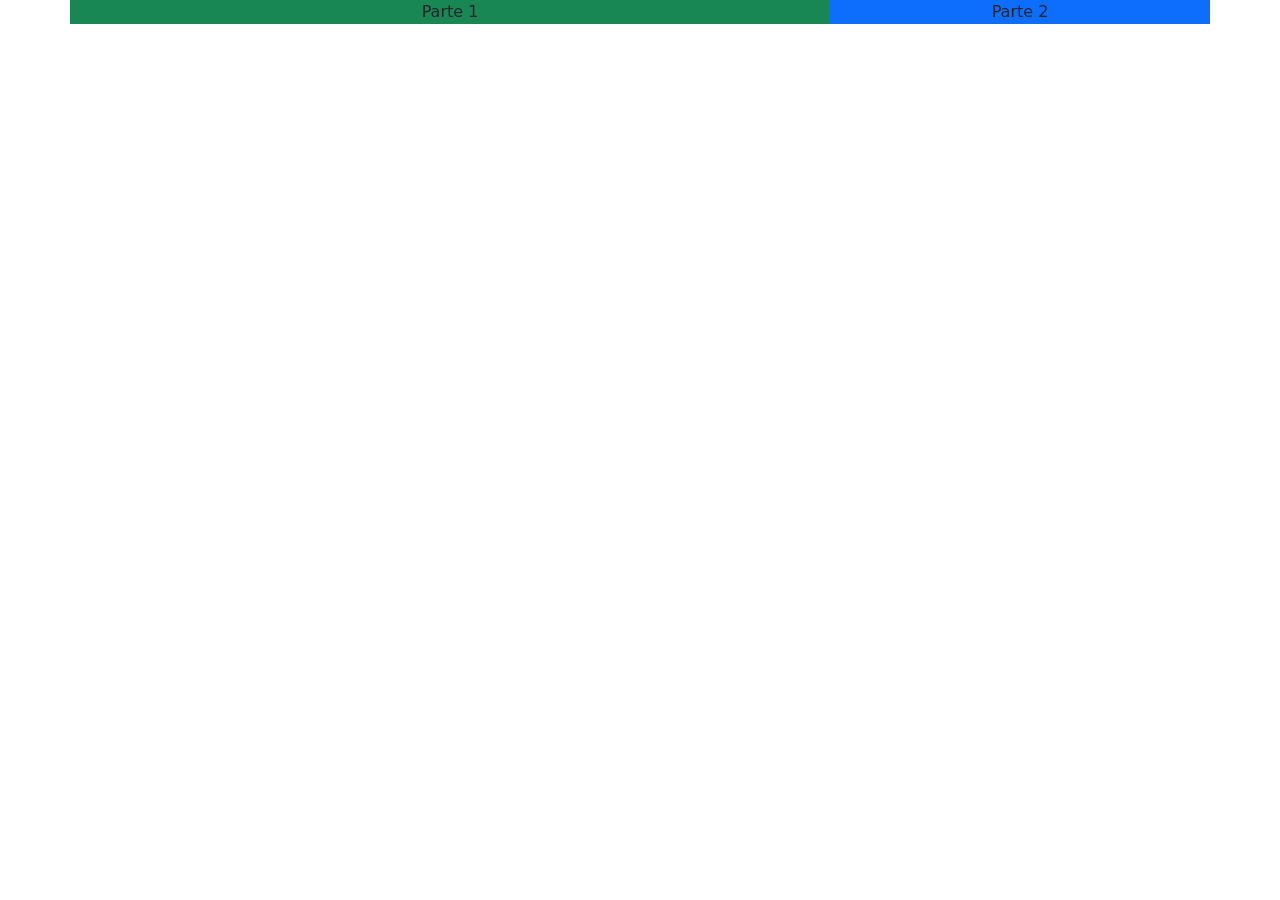
<file: ex1a_instalacao_arquivos/index.html>
<!DOCTYPE html>
<html lang="pt-br">
<head>
  <meta charset="UTF-8">
  <meta http-equiv="X-UA-Compatible" content="IE=edge">
  <meta name="viewport" content="width=device-width, initial-scale=1.0">
  <title>Bootstrap Arquivos</title>

  <!-- Link Bootstrap (Baixado) -->
   <link rel="stylesheet" href="css/bootstrap.css">

  <!-- Link JS do Bootsrap (baixado) -->
  <script src="js/bootstrap.js" defer></script>

</head>
<body>

      <div class="container">
        <div class="row">
         <div class="col-md-8 bg-success text-center">Parte 1</div>
         <div class="col-md-4 bg-primary text-center">Parte 2</div>
        </div>
      </div>
  

</body>
</html>
</file>
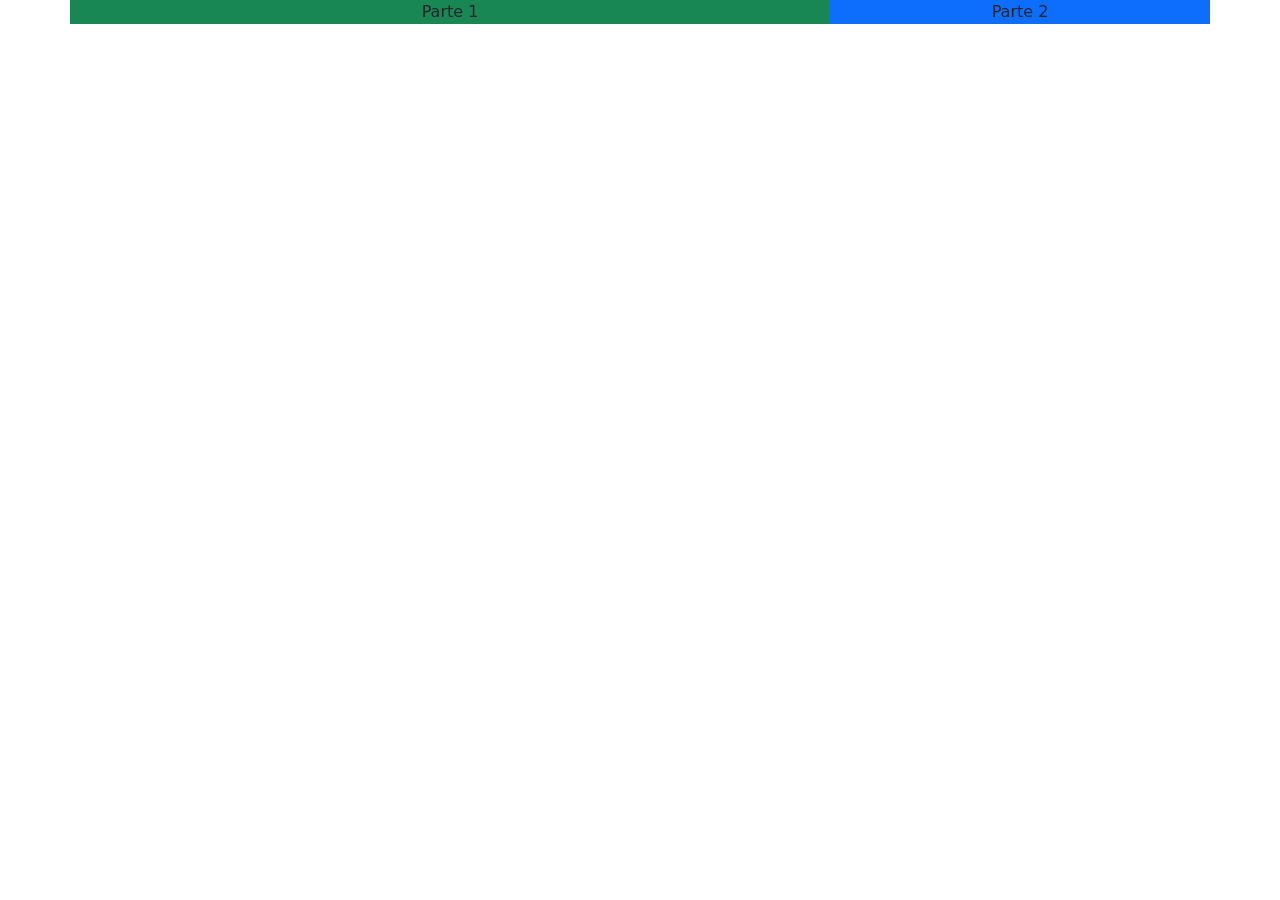
<file: ex1b__instalacao_npm/index.html>
<!DOCTYPE html>
<html lang="pt-br">
<head>
    <meta charset="UTF-8">
    <meta name="viewport" content="width=device-width, initial-scale=1.0">
    <title>Bootstrap com NPM</title>

    <!-- 1ª Digitação (Aqui) -->
         <!-- Link bootstrap -->
    <link rel="stylesheet" href="node_modules/bootstrap/dist/css/bootstrap.css">

    <!-- Link JS do Bootsrap (baixado) -->
    <script src="node_modules/bootstrap/dist/js/bootstrap.js" defer></script>

</head>
<body>

    <!-- Para instalar via NPM -->
    <!-- npm install bootstrap@5.3.3 -->

    <!-- 2ª Digitação (Aqui) -->

    <div class="container">
        <div class="row">
         <div class="col-md-8 bg-success text-center">Parte 1</div>
         <div class="col-md-4 bg-primary text-center">Parte 2</div>
        </div>
      </div>
    
</body>
</html>
</file>
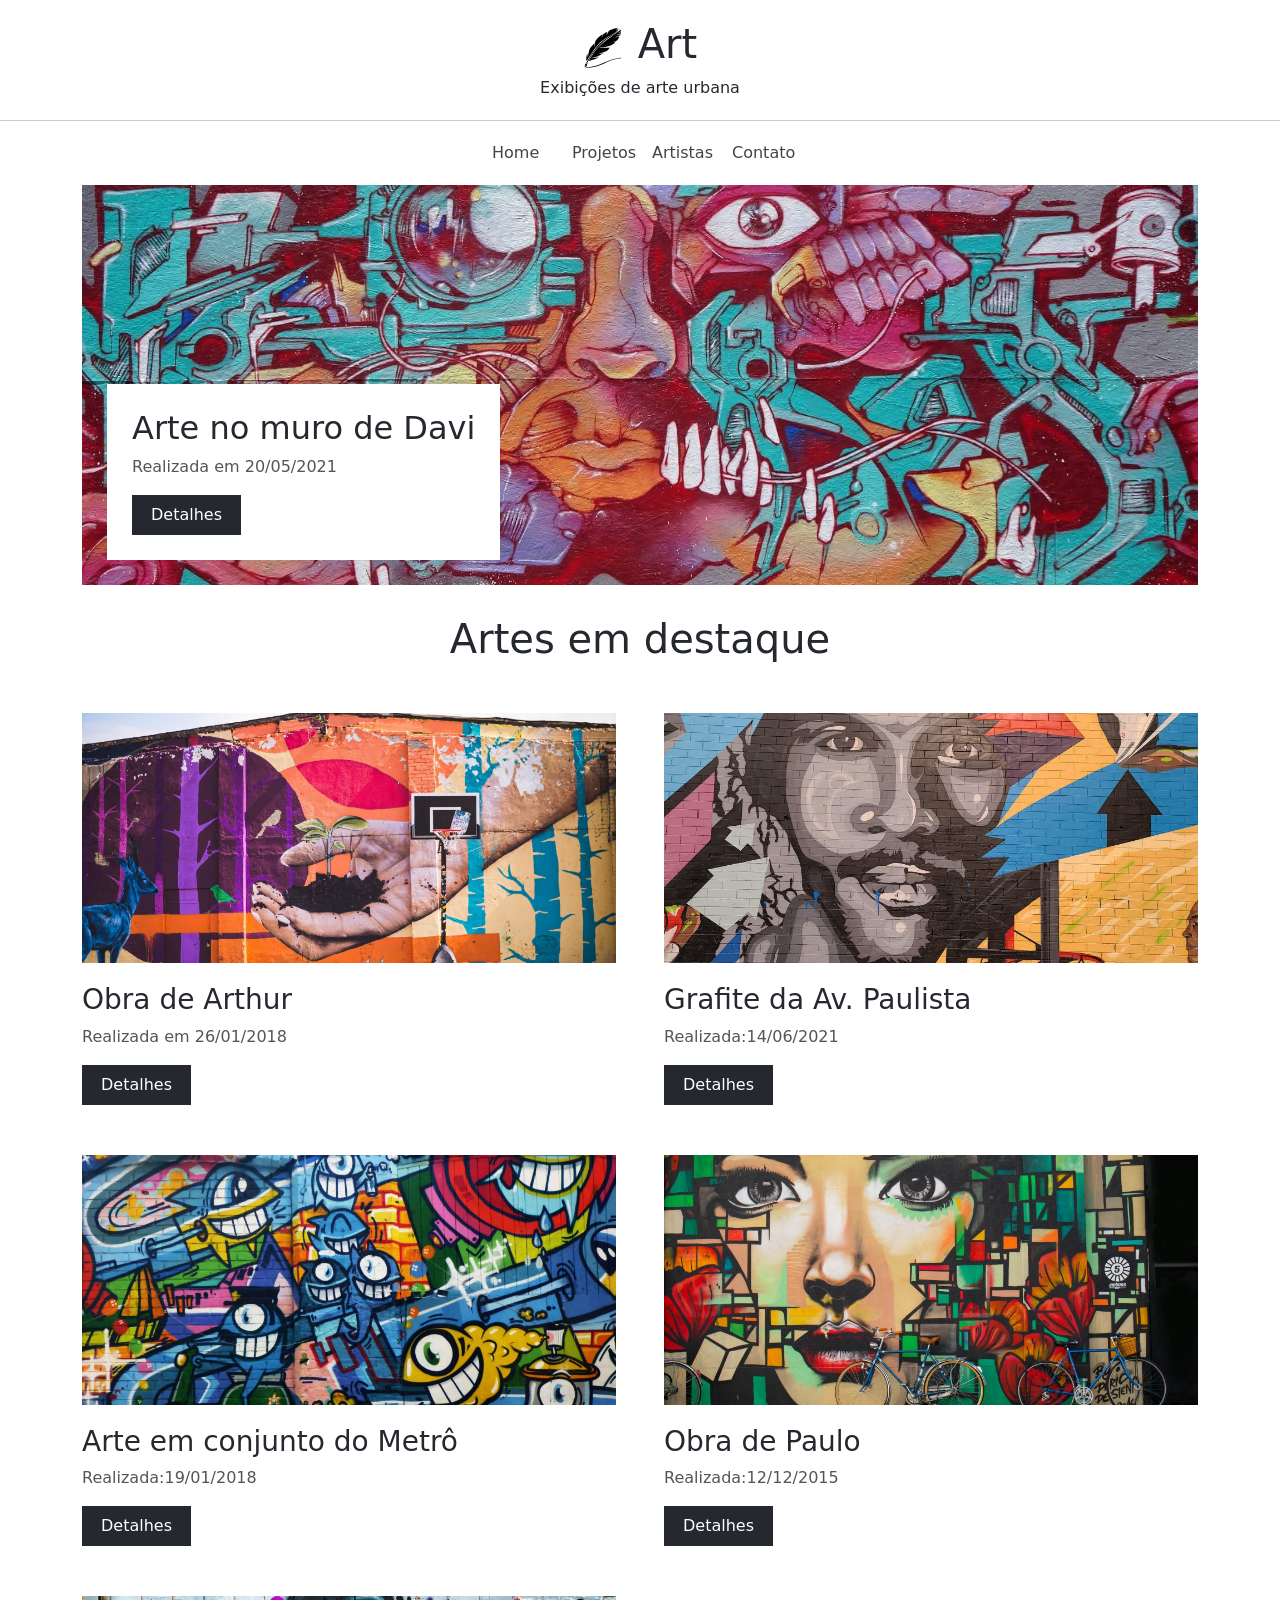
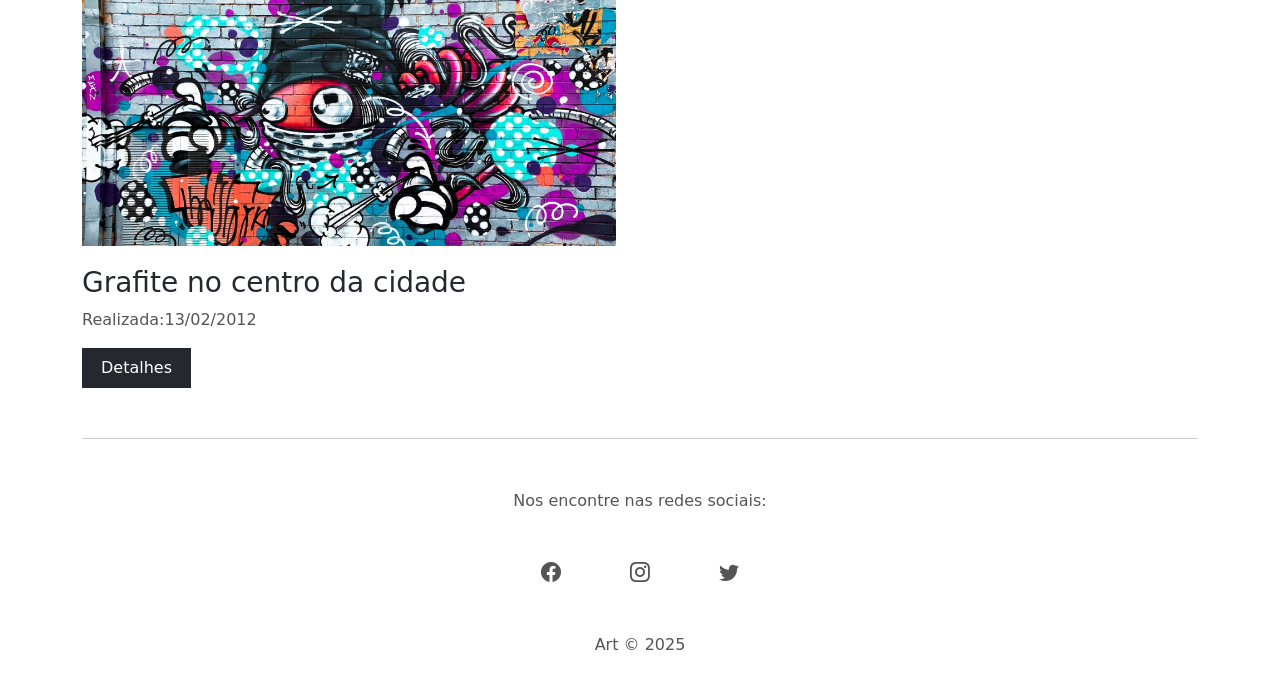
<file: ex11_projeto_art/Art_(Alunos)/index.html>
<!DOCTYPE html>
<html lang="pt-br">
<head>
  <meta charset="UTF-8">
  <meta http-equiv="X-UA-Compatible" content="IE=edge">
  <meta name="viewport" content="width=device-width, initial-scale=1.0">
  <!-- Fav icon -->
  <link rel="shortcut icon" href="img/favicon.ico" type="image/x-icon">
  <!-- Bootstrap -->
  <link href="https://cdn.jsdelivr.net/npm/bootstrap@5.3.3/dist/css/bootstrap.min.css" rel="stylesheet">
  <!-- Bootstrap ícones -->
  <link rel="stylesheet" href="https://cdn.jsdelivr.net/npm/bootstrap-icons@1.11.3/font/bootstrap-icons.css">
  <!-- CSS -->
  <link rel="stylesheet" href="css/styles.css">
  <title>Art</title>
</head>
<body>
  <!-- HEADER -->
   <div class="container-fluid">
    <header id="header" class="row">
      <div id="logo-container">
        <img id="logo" src="img/art_logo.svg" alt="Art">
        <h1>Art</h1>
      </div>
      <p>Exibições de arte urbana</p>
    </header>
    <nav id="navbar" class="container">
      <div class="row justify-content-center">
        <a href="#">Home</a>
        <a href="#">Projetos</a>
        <a href="#">Artistas</a>
        <a href="#">Contato</a>
      </div>
    </nav>
   </div>
   <!-- MAIN IMAGE -->
    <div class="container" id="main-image-container">
      <div class="main-image center-image">
        <div class="main-image-info">
          <h2>Arte no muro de Davi</h2>
          <p class="secondary-color">Realizada em 20/05/2021</p>
          <a class="btn" href="#">Detalhes</a>
        </div>
      </div>
    </div>
  <!-- GALLERY -->
  <div class="container" id="gallery-container">
    <div class="col-12">
      <h1>Artes em destaque</h1>
    </div>
    <div class="row gx-md-5">
      <div class="col-xs-12 col-md-6">
        <div class="small-image-container center-image" id="img-2"></div>
        <h3>Obra de Arthur</h3>
        <p class="secondary-color">Realizada em 26/01/2018</p>
        <a class="btn" href="#">Detalhes</a>
      </div>
      <div class="col-xs-12 col-md-6">
        <div class="small-image-container center-image" id="img-3"></div>
        <h3>Grafite da Av. Paulista</h3>
        <p class="secondary-color">Realizada:14/06/2021</p>
        <a class="btn" href="#">Detalhes</a>
      </div>
      <div class="col-xs-12 col-md-6">
        <div class="small-image-container center-image" id="img-4"></div>
        <h3>Arte em conjunto do Metrô</h3>
        <p class="secondary-color">Realizada:19/01/2018</p>
        <a class="btn" href="#">Detalhes</a>
      </div>
      <div class="col-xs-12 col-md-6">
        <div class="small-image-container center-image" id="img-5"></div>
        <h3>Obra de Paulo</h3>
        <p class="secondary-color">Realizada:12/12/2015</p>
        <a class="btn" href="#">Detalhes</a>
      </div>
      <div class="col-xs-12 col-md-6">
        <div class="small-image-container center-image" id="img-6"></div>
        <h3>Grafite no centro da cidade</h3>
        <p class="secondary-color">Realizada:13/02/2012</p>
        <a class="btn" href="#">Detalhes</a>
      </div>
    </div>
    <footer class="container">
      <p class="secondary-color">Nos encontre nas redes sociais:</p>
      <div class="row justify-content-center" id="social-icons-container">
        <div class="col-1">
          <a href="#"><i class="bi bi-facebook secondary-color"></i></a>
        </div>
        <div class="col-1">
          <a href="#"><i class="bi bi-instagram secondary-color"></i></a>
        </div>
        <div class="col-1">
          <a href="#"><i class="bi bi-twitter secondary-color"></i></a>
        </div>
      </div>
      <p class="secondary-color"> Art &copy; 2025</p>
    </footer>
  </div>
</body>
</html>
</file>
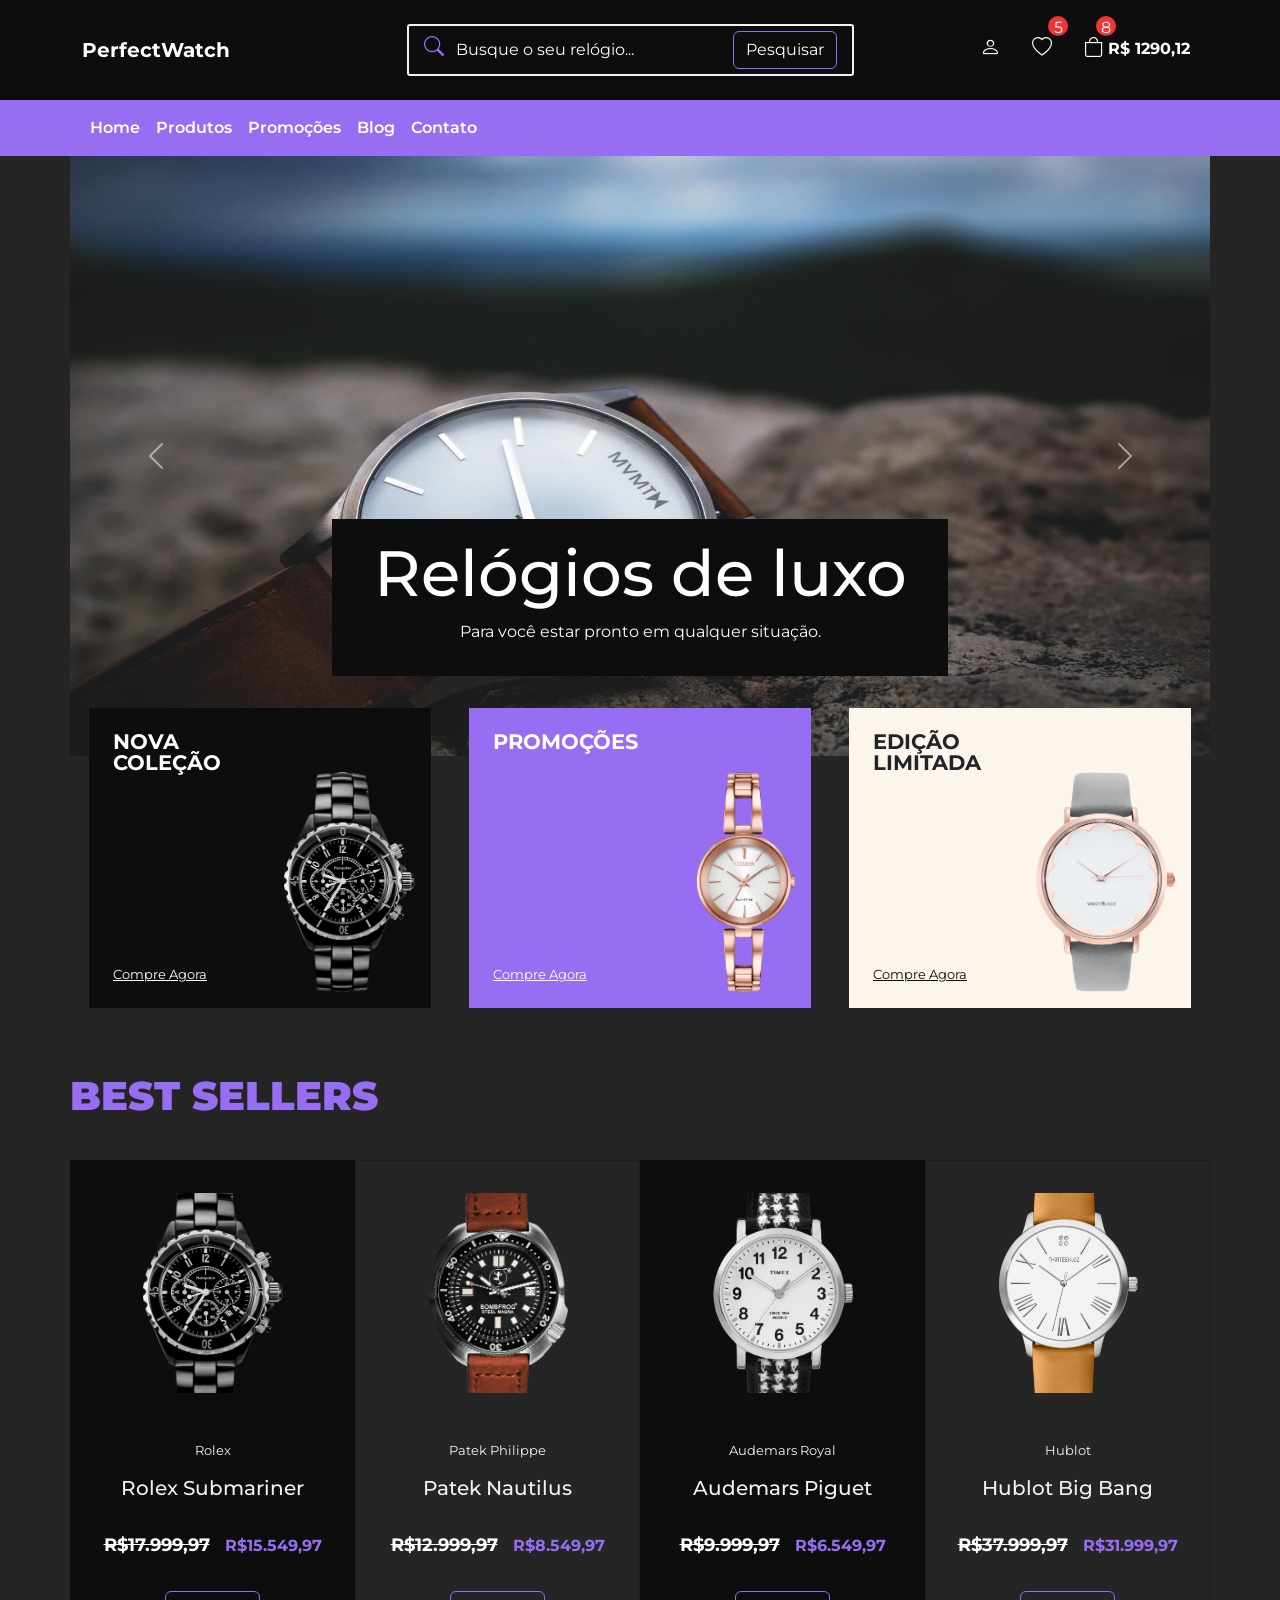
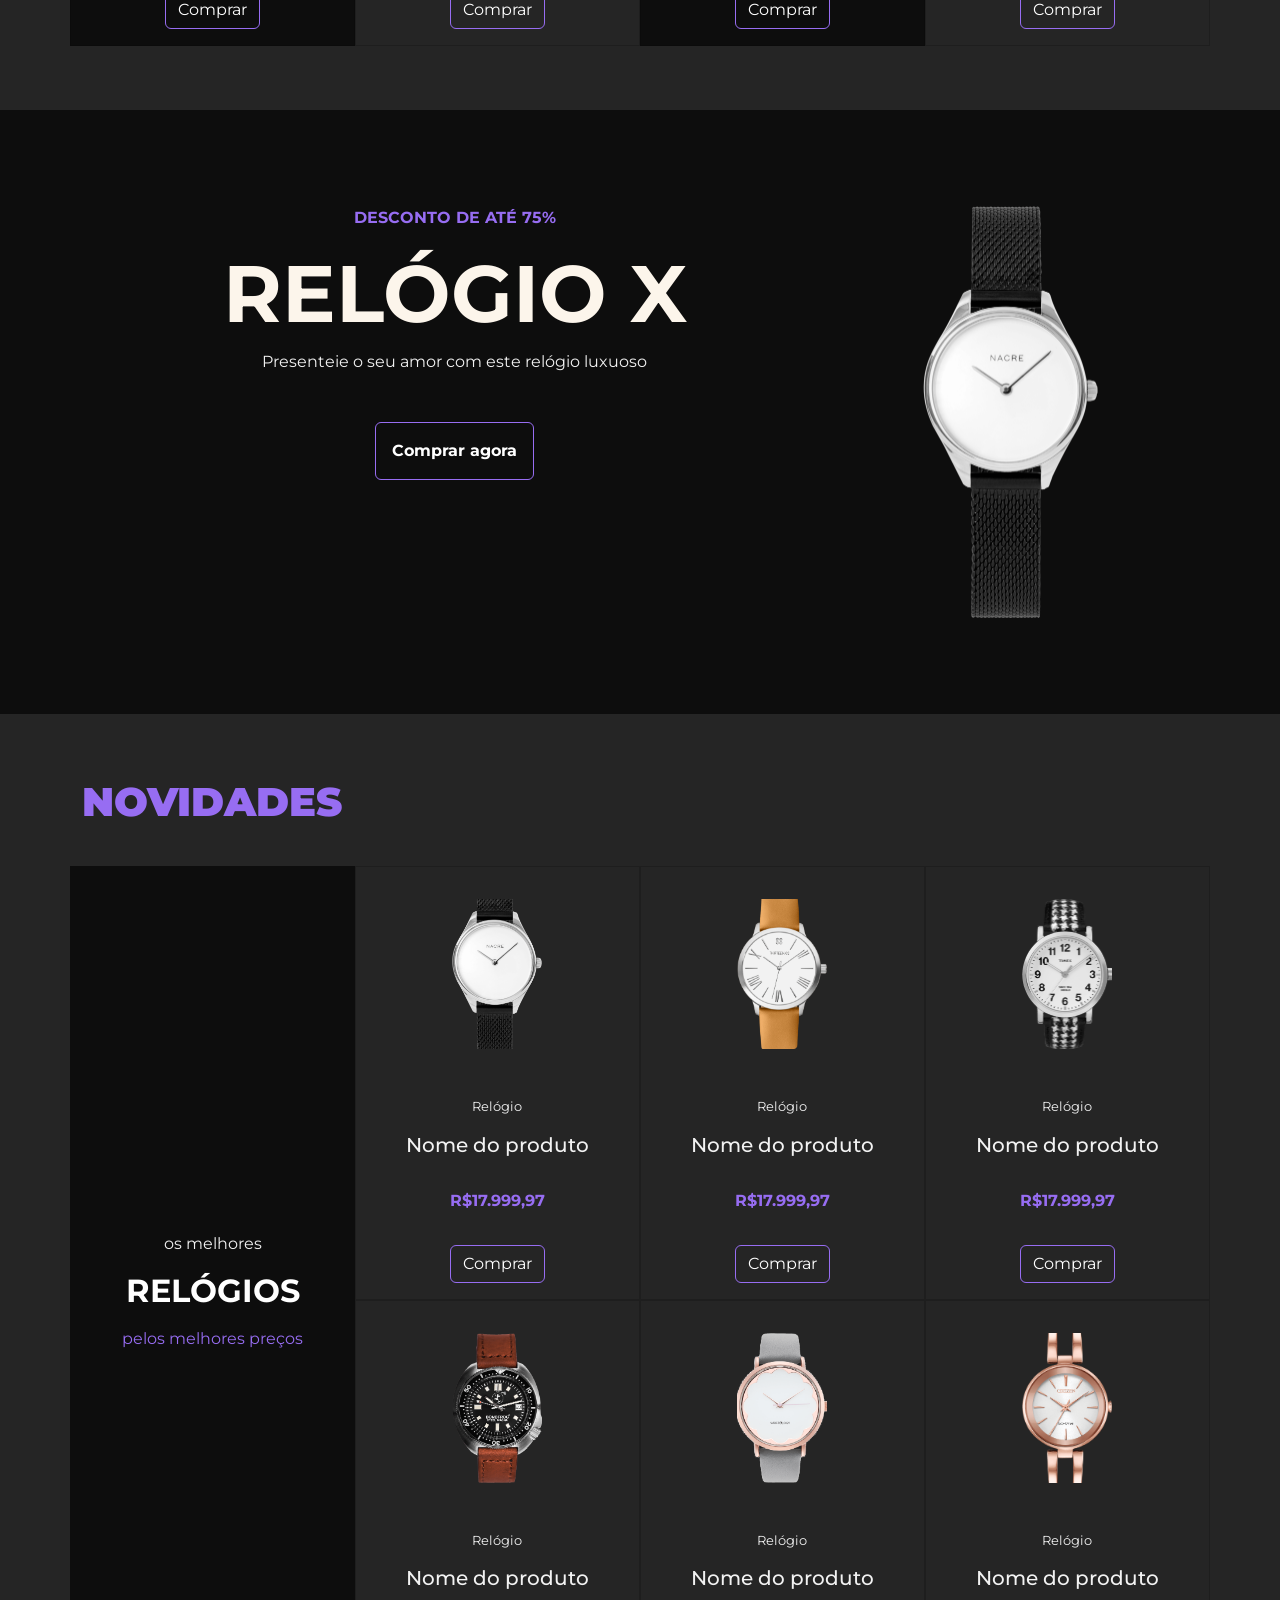
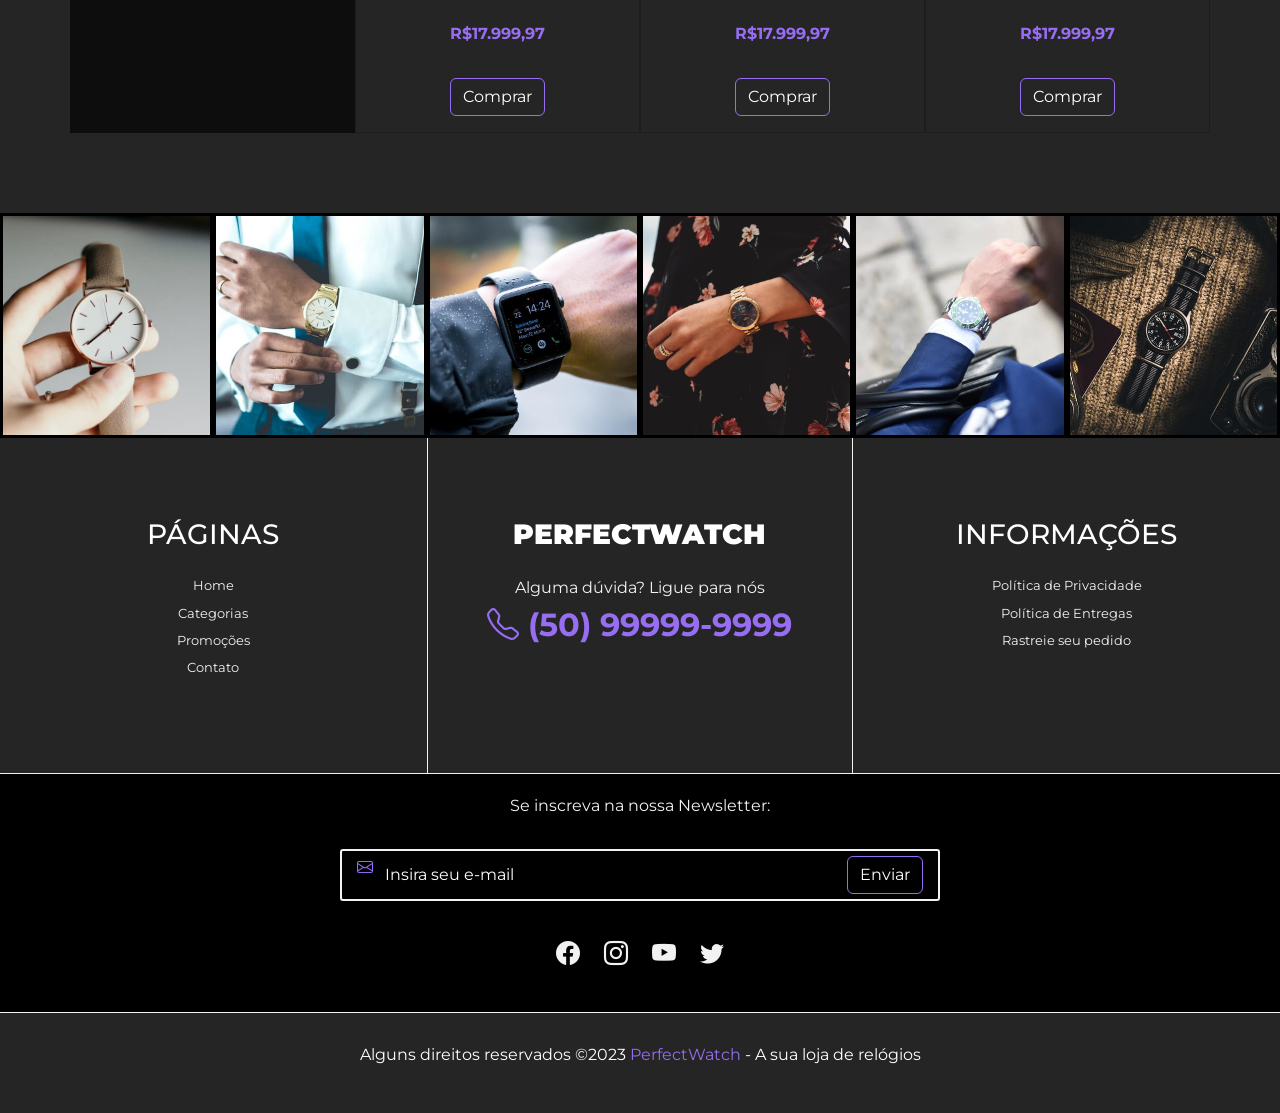
<file: ex12_projeto-perfectwatch/PerfectWatch (Completo)/PerfectWatch (Completo)/index.html>
<!DOCTYPE html>
<html lang="pt-br">
<head>
  <meta charset="UTF-8">
  <meta http-equiv="X-UA-Compatible" content="IE=edge">
  <meta name="viewport" content="width=device-width, initial-scale=1.0">
  <title>PerfectWatch</title>

  <!-- Favicon -->
  <link rel="shortcut icon" href="img/favicon.ico" type="image/x-icon">

  <!-- Google fonts -->
  <link rel="preconnect" href="https://fonts.googleapis.com">
  <link rel="preconnect" href="https://fonts.gstatic.com" crossorigin>
  <link href="https://fonts.googleapis.com/css2?family=Montserrat:ital,wght@0,100;0,200;0,300;0,400;0,500;0,600;0,700;0,800;0,900;1,100;1,200;1,300;1,400;1,500;1,600;1,700;1,800;1,900&display=swap" rel="stylesheet">

  <!-- Link (Bootstrap) -->
  <link href="https://cdn.jsdelivr.net/npm/bootstrap@5.3.1/dist/css/bootstrap.min.css" rel="stylesheet" integrity="sha384-4bw+/aepP/YC94hEpVNVgiZdgIC5+VKNBQNGCHeKRQN+PtmoHDEXuppvnDJzQIu9" crossorigin="anonymous">
  
  <!-- Link para (Bootstrap Icons) -->
  <link rel="stylesheet" href="https://cdn.jsdelivr.net/npm/bootstrap-icons@1.10.5/font/bootstrap-icons.css">

  <!-- Link CSS (Próprio) -->
  <link rel="stylesheet" href="css/styles.css">

  <!-- JavaScript Bundle with Popper -->
  <script src="https://cdn.jsdelivr.net/npm/bootstrap@5.3.1/dist/js/bootstrap.bundle.min.js" integrity="sha384-HwwvtgBNo3bZJJLYd8oVXjrBZt8cqVSpeBNS5n7C8IVInixGAoxmnlMuBnhbgrkm" crossorigin="anonymous" defer></script>
  
</head>
<body>
<!-- NAVBAR -->
    <!-- Primeira Barra de Navegação -->
    <nav class="navbar navbar-expand-lg destaque py-4 px-2" id="navbar">
      <div class="container">
          <!-- Marca ou Logo -->
          <a class="navbar-brand" href="#">PerfectWatch</a>
          
          <!-- Itens da barra de navegação -->
          <div id="navbar-items">
              <div></div> <!-- Espaço vazio, usado para fazer a divisão do layout -->
              
              <!-- Formulário de Busca -->
              <form class="d-flex" id="search-form">
                  <i class="bi bi-search primary-color"></i> <!-- Ícone de pesquisa -->
                  <input class="form-control me-2" type="search" placeholder="Busque o seu relógio...">
                  <button class="btn secondary-bg-color" type="submit">Pesquisar</button>
              </form>
              
              <!-- Ícones da barra de navegação -->
              <ul class="navbar-nav mb-2 mb-lg-0">
                  <li class="nav-item">
                      <a class="nav-link" href="#">
                          <i class="bi bi-person"></i> <!-- Link para perfil do usuário -->
                      </a>
                  </li>
                  <li class="nav-item">
                      <a class="nav-link" href="#">
                          <i class="bi bi-heart"></i> <!-- Link para favoritos -->
                      </a>
                      <span class="qty-info">5</span> <!-- Quantidade de itens (ex: favoritos) -->
                  </li>
                  <li class="nav-item" id="bag-item">
                      <a class="nav-link" href="#">
                          <i class="bi bi-bag"></i> <!-- Link para carrinho -->
                          <b>R$ 1290,12</b> <!-- Valor total do carrinho -->
                      </a>
                      <span class="qty-info">8</span> <!-- Quantidade de itens no carrinho -->
                  </li>
              </ul>
          </div>
      </div>
  </nav>

  <!-- Barra de Navegação Inferior -->
  <nav class="navbar navbar-expand-lg secondary-bg-color p-2" id="bottom-navbar-container">
      <div class="container">
          <!-- Botão para mostrar/esconder o menu -->
          <button class="navbar-toggler" type="button" data-bs-toggle="collapse" data-bs-target="#bottom-navbar" aria-controls="bottom-navbar" aria-expanded="false" aria-label="Toggle navigation">
              <i class="bi bi-list"></i> <!-- Ícone de lista (para menu mobile) -->
          </button>
          
          <!-- Itens do menu de navegação inferior -->
          <ul class="navbar-nav mb-2 mb-lg-0 collapse navbar-collapse" id="bottom-navbar">
              <li class="nav-item sobre">
                  <a class="nav-link" href="#">Home</a>
              </li>
              <li class="nav-item sobre">
                  <a class="nav-link" href="#">Produtos</a>
              </li>
              <li class="nav-item sobre">
                  <a class="nav-link" href="#">Promoções</a>
              </li>
              <li class="nav-item sobre">
                  <a class="nav-link" href="#">Blog</a>
              </li>
              <li class="nav-item sobre">
                  <a class="nav-link" href="#">Contato</a>
              </li>
          </ul>
      </div>
  </nav>

</body>

<!-- ___________________________________________ -->

<!-- BANNERS -->
<div class="container" id="banners-container">
  <div id="slider" class="carousel slide" data-bs-ride="carousel">
      <div class="carousel-inner">

          <!-- Primeiro slide do carousel -->
          <div class="carousel-item active">
              <img src="img/banner1.jpg" class="d-block w-100 img-fluid" alt="...">
              <div class="carousel-caption destaque">
                  <h5>Relógios de luxo</h5>
                  <p>Para você estar pronto em qualquer situação.</p>
              </div>
          </div>
          <!-- Segundo slide do carousel -->
          <div class="carousel-item">
              <img src="img/banner3.jpg" class="d-block w-100 img-fluid" alt="...">
              <div class="carousel-caption destaque">
                  <h5>Linha Importada</h5>
                  <p>Conheça os melhores relógios suíços, com pronta entrega.</p>
              </div>
          </div>
      </div>
      <!-- Botões de controle para navegar entre slides -->
      <button class="carousel-control-prev" type="button" data-bs-target="#slider" data-bs-slide="prev">
          <span class="carousel-control-prev-icon" aria-hidden="true"></span>
          <span class="visually-hidden">Previous</span>
      </button>
      <button class="carousel-control-next" type="button" data-bs-target="#slider" data-bs-slide="next">
          <span class="carousel-control-next-icon" aria-hidden="true"></span>
          <span class="visually-hidden">Next</span>
      </button>
  </div>
</div>

<!-- MINI BANNERS -->
<div class="container" id="mini-banners">
  <!-- Linha de mini banners -->
  <div class="row justify-content-around">

      <!-- Mini banner 1 -->
      <div class="col-12 dark-bg-color" id="mini-banner-1">
          <h2>Nova Coleção</h2>
          <img src="img/relogio1.png" alt="Relógio 1">
          <a href="#">Compre Agora</a>
      </div>

      <!-- Mini banner 2 -->
      <div class="col-12 secondary-bg-color" id="mini-banner-2">
          <h2>Promoções</h2>
          <img src="img/relogio2.png" alt="Relógio 1">
          <a href="#">Compre Agora</a>
      </div>

      <!-- Mini banner 3 -->
      <div class="col-12 light-bg-color" id="mini-banner-3">
          <h2 class="text-dark">Edição Limitada</h2>
          <a href="#">Compre Agora</a>
          <img src="img/relogio3.png" alt="Relógio 1">
      </div>
  </div>
</div>

<!-- BEST SELLERS -->
<div class="container" id="best-sellers">
  <!-- Título da seção -->
  <h2 class="title primary-color">Best Sellers</h2>

  <!-- Linha com os produtos best sellers -->
  <div class="row">
    <!-- Primeiro produto -->
    <div class="col-12 col-md-3">
      <div class="card destaque">
        <img src="img/relogio1.png" class="card-img-top img-fluid" alt="Relógio">
        <div class="card-body">
          <p class="card-category secondary-color">Rolex</p>
          <h5 class="card-title secondary-color">Rolex Submariner</h5>
          <p class="card-text primary-color">
            <span class="original-price">R$17.999,97</span>
            <span class="discount-price">R$15.549,97</span>
          </p>
          <a href="#" class="btn btn-primary">Comprar</a>
        </div>
      </div>
    </div>

    <!-- Segundo produto -->
    <div class="col-12 col-md-3">
      <div class="card primary-bg-color">
        <img src="img/relogio4.png" class="card-img-top img-fluid" alt="Relógio">
        <div class="card-body">
          <p class="card-category secondary-color">Patek Philippe</p>
          <h5 class="card-title secondary-color">Patek Nautilus</h5>
          <p class="card-text primary-color">
            <span class="original-price">R$12.999,97</span>
            <span class="discount-price">R$8.549,97</span>
          </p>
          <a href="#" class="btn btn-primary">Comprar</a>
        </div>
      </div>
    </div>

    <!-- Terceiro produto -->
    <div class="col-12 col-md-3">
      <div class="card destaque">
        <img src="img/relogio5.png" class="card-img-top img-fluid" alt="Relógio">
        <div class="card-body">
          <p class="card-category secondary-color">Audemars Royal</p>
          <h5 class="card-title secondary-color">Audemars Piguet</h5>
          <p class="card-text primary-color">
            <span class="original-price">R$9.999,97</span>
            <span class="discount-price">R$6.549,97</span>
          </p>
          <a href="#" class="btn btn-primary">Comprar</a>
        </div>
      </div>
    </div>

    <!-- Quarto produto -->
    <div class="col-12 col-md-3">
      <div class="card primary-bg-color">
        <img src="img/relogio6.png" class="card-img-top img-fluid" alt="Relógio">
        <div class="card-body">
          <p class="card-category secondary-color">Hublot</p>
          <h5 class="card-title secondary-color">Hublot Big Bang</h5>
          <p class="card-text primary-color">
            <span class="original-price">R$37.999,97</span>
            <span class="discount-price">R$31.999,97</span>
          </p>
          <a href="#" class="btn btn-primary">Comprar</a>
        </div>
      </div>
    </div>
  </div>
</div>

<!-- BANNER DESTAQUE -->
<div class="container-fluid" id="bottom-banner">
  <div class="row">
    <!-- Coluna para texto -->
    <div class="col-12 col-md-8">
      <p class="primary-color offer-subtitle">Desconto de até 75%</p>
      <h2 class="light-color">Relógio X</h2>
      <p class="secondary-color">Presenteie o seu amor com este relógio luxuoso</p>
      <a href="#" class="btn btn-primary">Comprar agora</a>
    </div>
    
    <!-- Coluna para imagem -->
    <div class="col-12 col-md-4">
      <img src="img/relogio7.png" alt="Relógio 7">
    </div>
  </div>
</div>
<!-- NOVIDADES (New Products) -->

<div class="container" id="new-products">
  <!-- Título da seção -->
  <h2 class="title primary-color">Novidades</h2>

  <!-- Linha com conteúdo da seção -->
  <div class="row">
      <!-- Coluna para o banner de Novidades (apenas em telas maiores) -->
      <div class="col-12 col-md-3 d-none d-md-flex" id="new-products-banner">
          <!-- Subtítulo do banner -->
          <p class="secondary-color">os melhores</p>
          <!-- Título do banner -->
          <h3>Relógios</h3>
          <!-- Descrição do banner -->
          <p class="primary-color">pelos melhores preços</p>
      </div>

      <!-- Coluna principal para os produtos -->
      <div class="col-12 col-md-9">
          <!-- Linha para os cards de produtos -->
          <div class="row">
              <!-- Primeiro produto -->
              <div class="col-12 col-md-4">
                  <div class="card primary-bg-color">
                      <!-- Imagem do produto -->
                      <img src="img/relogio7.png" class="card-img-top img-fluid" alt="Relógio">
                      <div class="card-body">
                          <p class="card-category secondary-color">Relógio</p>
                          <h5 class="card-title secondary-color">Nome do produto</h5>
                          <p class="card-text primary-color">R$17.999,97</p>
                          <a href="#" class="btn btn-primary">Comprar</a>
                      </div>
                  </div>
              </div>

              <!-- Segundo produto -->
              <div class="col-12 col-md-4">
                  <div class="card primary-bg-color">
                      <img src="img/relogio6.png" class="card-img-top img-fluid" alt="Relógio">
                      <div class="card-body">
                          <p class="card-category secondary-color">Relógio</p>
                          <h5 class="card-title secondary-color">Nome do produto</h5>
                          <p class="card-text primary-color">R$17.999,97</p>
                          <a href="#" class="btn btn-primary">Comprar</a>
                      </div>
                  </div>
              </div>

              <!-- Terceiro produto -->
              <div class="col-12 col-md-4">
                  <div class="card primary-bg-color">
                      <img src="img/relogio5.png" class="card-img-top img-fluid" alt="Relógio">
                      <div class="card-body">
                          <p class="card-category secondary-color">Relógio</p>
                          <h5 class="card-title secondary-color">Nome do produto</h5>
                          <p class="card-text primary-color">R$17.999,97</p>
                          <a href="#" class="btn btn-primary">Comprar</a>
                      </div>
                  </div>
              </div>

              <!-- Quarto produto -->
              <div class="col-12 col-md-4">
                  <div class="card primary-bg-color">
                      <img src="img/relogio4.png" class="card-img-top img-fluid" alt="Relógio">
                      <div class="card-body">
                          <p class="card-category secondary-color">Relógio</p>
                          <h5 class="card-title secondary-color">Nome do produto</h5>
                          <p class="card-text primary-color">R$17.999,97</p>
                          <a href="#" class="btn btn-primary">Comprar</a>
                      </div>
                  </div>
              </div>

              <!-- Quinto produto -->
              <div class="col-12 col-md-4">
                  <div class="card primary-bg-color">
                      <img src="img/relogio3.png" class="card-img-top img-fluid" alt="Relógio">
                      <div class="card-body">
                          <p class="card-category secondary-color">Relógio</p>
                          <h5 class="card-title secondary-color">Nome do produto</h5>
                          <p class="card-text primary-color">R$17.999,97</p>
                          <a href="#" class="btn btn-primary">Comprar</a>
                      </div>
                  </div>
              </div>

              <!-- Sexto produto -->
              <div class="col-12 col-md-4">
                  <div class="card primary-bg-color">
                      <img src="img/relogio2.png" class="card-img-top img-fluid" alt="Relógio">
                      <div class="card-body">
                          <p class="card-category secondary-color">Relógio</p>
                          <h5 class="card-title secondary-color">Nome do produto</h5>
                          <p class="card-text primary-color">R$17.999,97</p>
                          <a href="#" class="btn btn-primary">Comprar</a>
                      </div>
                  </div>
              </div>
          </div>
      </div>
  </div>
</div>

<!-- 
    GALLERY 
-->

<div class="container-fluid" id="gallery">
  <div class="row">
      <!-- Colunas para as imagens da galeria -->
      <div class="col-6 col-md-2 image-container" id="insta1"></div>
      <div class="col-6 col-md-2 image-container" id="insta2"></div>
      <div class="col-6 col-md-2 image-container" id="insta3"></div>
      <div class="col-6 col-md-2 image-container" id="insta4"></div>
      <div class="col-6 col-md-2 image-container" id="insta5"></div>
      <div class="col-6 col-md-2 image-container" id="insta6"></div>
  </div>
</div>

<!-- FOOTER -->
<footer id="footer">
  <div class="container-fluid" id="footer-links-container">
      <div class="row">
          <!-- Coluna para links de páginas -->
          <div class="col-12 col-md-4 footer-column">
              <h3>Páginas</h3>
              <!-- Lista de links de páginas -->
              <ul class="list-unstyled">
                  <li class="mb-2"><a href="#" class="secondary-color">Home</a></li>
                  <li class="mb-2"><a href="#" class="secondary-color">Categorias</a></li>
                  <li class="mb-2"><a href="#" class="secondary-color">Promoções</a></li>
                  <li class="mb-2"><a href="#" class="secondary-color">Contato</a></li>
              </ul>
          </div>

          <div class="col-12 col-md-4 footer-column" id="footer-center">
              <h3>PerfectWatch</h3>
              <p class="secondary-color">Alguma dúvida? Ligue para nós</p>
              <p class="store-phone"><i class="bi bi-telephone"></i> (50) 99999-9999</p>
          </div>

          <div class="col-12 col-md-4 footer-column">
              <h3>Informações</h3>
              <ul class="list-unstyled">
                  <li class="mb-2"><a href="#" class="secondary-color">Política de Privacidade</a></li>
                  <li class="mb-2"><a href="#" class="secondary-color">Política de Entregas</a></li>
                  <li class="mb-2"><a href="#" class="secondary-color">Rastreie seu pedido</a></li>
              </ul>
          </div>
      </div>
  </div>

  <!-- Seção para a newsletter -->
  <div class="container-fluid" id="newsletter-container">
      <div class="col-12">
          <div class="row">
              <p class="secondary-color">Se inscreva na nossa Newsletter:</p>
              <!-- Formulário para inscrição na newsletter -->
              <form class="d-flex" id="news-form">
                  <i class="bi bi-envelope primary-color"></i>
                  <input class="form-control me-2" placeholder="Insira seu e-mail">
                  <button class="btn secondary-bg-color" type="submit">Enviar</button>
              </form>
          </div>
      </div>
  

  <!-- Ícones de redes sociais -->
  <div class="col-12" id="social-container">
      <i class="bi bi-facebook"></i>
      <i class="bi bi-instagram"></i>
      <i class="bi bi-youtube"></i>
      <i class="bi bi-twitter"></i>
  </div>
</div>

  <!-- Texto de direitos autorais -->
  <div class="container" id="copy-container">
      <p>Alguns direitos reservados ©2023 <span class="primary-color">PerfectWatch</span> - A sua loja de relógios</p>
  </div>
</footer>

</html>
</file>
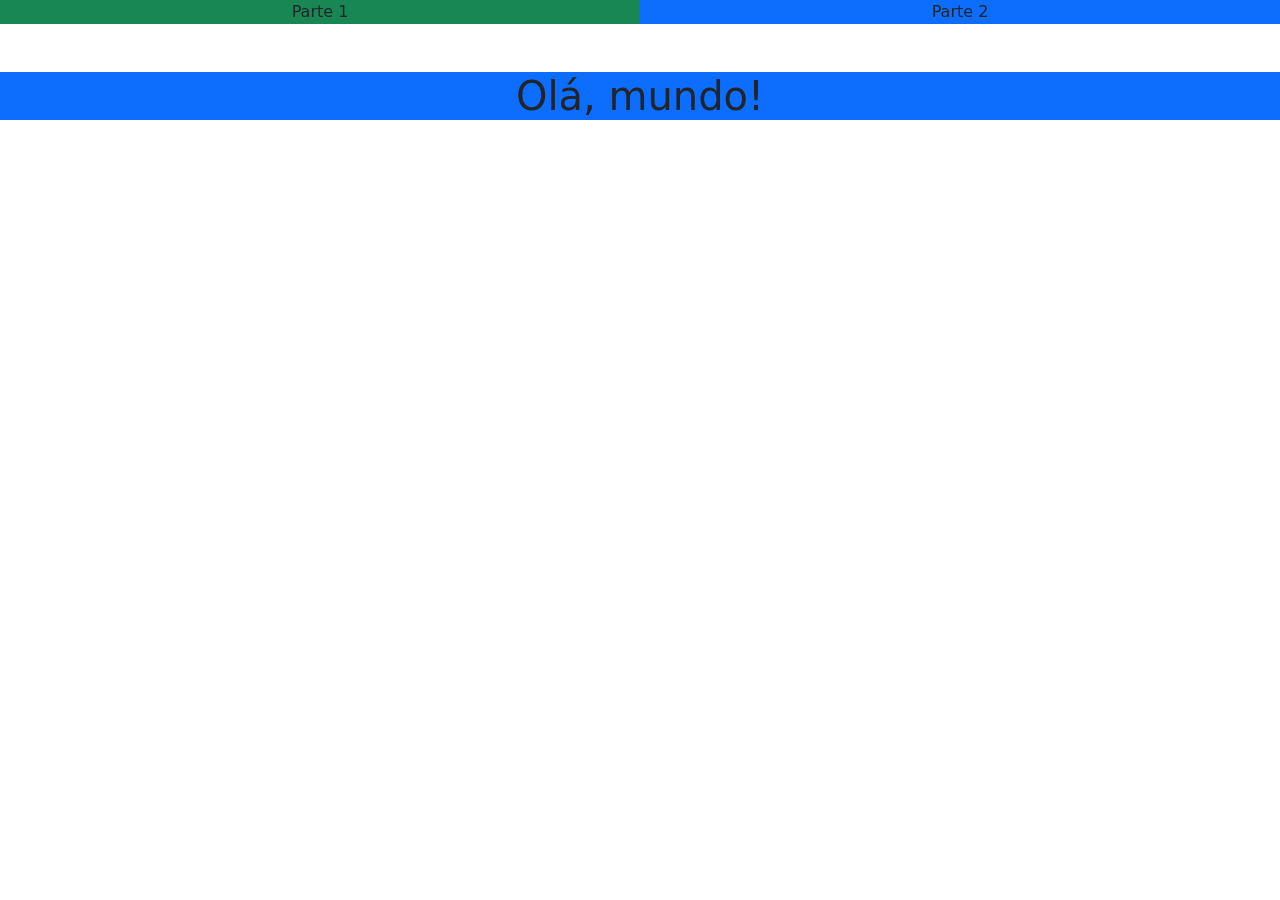
<file: ex1_instalacao-cdn/ex1.html>
<!DOCTYPE html>
<html lang="pt-br">
<head>
    <meta charset="UTF-8">
    <meta name="viewport" content="width=device-width, initial-scale=1.0">
    <title>Introdução ao Bootstrap</title>

    <link href="https://cdn.jsdelivr.net/npm/bootstrap@5.3.3/dist/css/bootstrap.min.css" 
    rel="stylesheet" 
    integrity="sha384-QWTKZyjpPEjISv5WaRU9OFeRpok6YctnYmDr5pNlyT2bRjXh0JMhjY6hW+ALEwIH" 
    crossorigin="anonymous">

</head>
<body>
    <div class="container-fluid">
        <div class="row">
          <div class="col-md-6 bg-success text-center">Parte 1</div>
          <div class="col-md-6 bg-primary text-center">Parte 2</div>
        </div>
      </div>

    <div class="container-fluid bg-primary mt-5">
        <h1 class="text-dark text-center">Olá, mundo!</h1>
    </div>

    <!-- 2ª Digitação (Aqui) -->

</body>
</html>
</file>
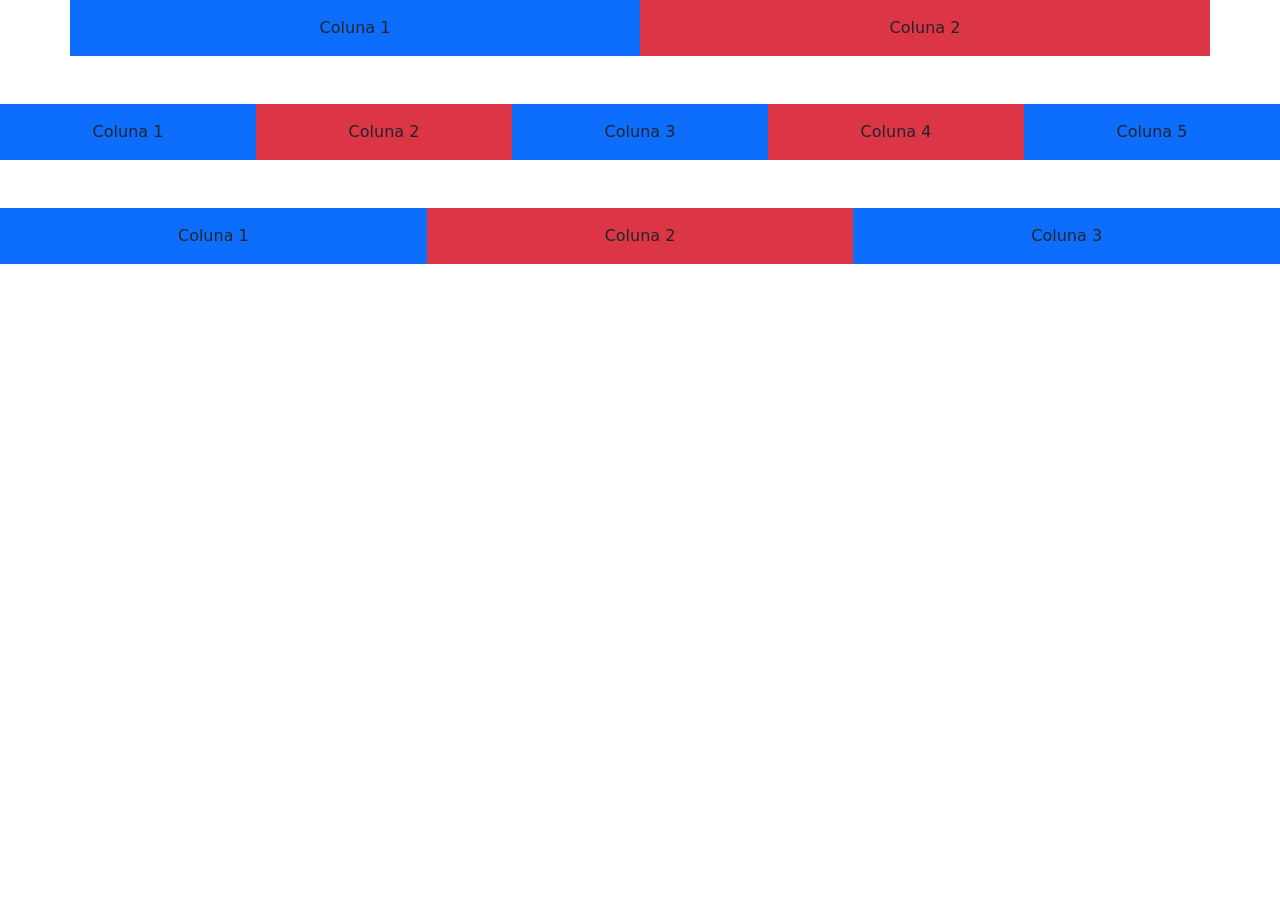
<file: ex2_sistema-grid/ex2.html>
<!DOCTYPE html>
<html lang="pt-br">
<head>
    <meta charset="UTF-8">
    <meta name="viewport" content="width=device-width, initial-scale=1.0">
    <title>Grid Bootstrap</title>
    <link href="https://cdn.jsdelivr.net/npm/bootstrap@5.3.0/dist/css/bootstrap.min.css" rel="stylesheet">
</head>
<body>


    <div class="container mb-5">
        <div class="row">
            <div class="col-sm-6 bg-primary text-center p-3">Coluna 1</div>
            <div class="col-sm-6 bg-danger text-center p-3">Coluna 2</div>
        </div>
    </div>

    <!-- 5 Divisões -->
    <div class="container-fluid">
        <div class="row">
            <div class="col-sm bg-primary text-center p-3">Coluna 1</div>
            <div class="col-sm bg-danger text-center p-3">Coluna 2</div>
            <div class="col-sm bg-primary text-center p-3">Coluna 3</div>
            <div class="col-sm bg-danger text-center p-3">Coluna 4</div>
            <div class="col-sm bg-primary text-center p-3">Coluna 5</div>
        </div>
    </div>

    <!-- 3 divisões -->
     <div class="container-fluid mt-5">
        <div class="row">
            <div class="col-sm bg-primary text-center p-3">Coluna 1</div>
            <div class="col-sm bg-danger text-center p-3">Coluna 2</div>
            <div class="col-sm bg-primary text-center p-3">Coluna 3</div>
        </div>
     </div>
     

    <script src="https://cdn.jsdelivr.net/npm/bootstrap@5.3.0/dist/js/bootstrap.bundle.min.js"></script>
</body>
</html>
</file>
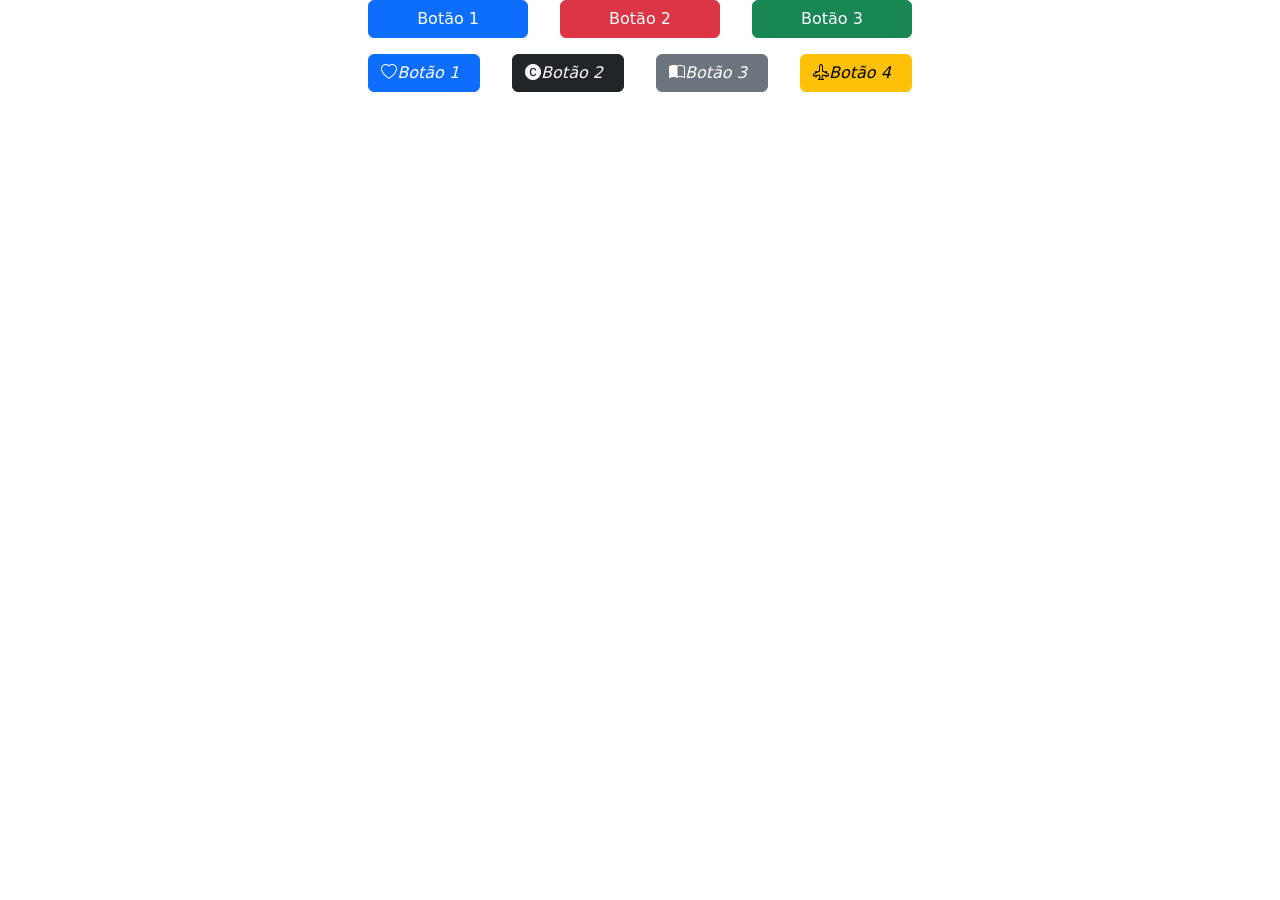
<file: ex3_botoes/ex3.html>
<!DOCTYPE html>
<html lang="pt-br">
<head>
    <meta charset="UTF-8">
    <meta name="viewport" content="width=device-width, initial-scale=1.0">
    <title>Botões Bootstrap</title>

    <!-- Bootstrap CSS -->
    <link href="https://cdn.jsdelivr.net/npm/bootstrap@5.3.0/dist/css/bootstrap.min.css" rel="stylesheet">

    <!-- Bootstrap ícones -->
    <link rel="stylesheet" href="https://cdn.jsdelivr.net/npm/bootstrap-icons@1.11.3/font/bootstrap-icons.css">

</head>
<body>

    <div class="container d-flex justify-content-center mt3">
        <button class="btn btn-primary text-center mx-3 px-5">Botão 1</button>
        <button class="btn btn-danger text-center mx-3 px-5">Botão 2</button>
        <button class="btn btn-success text-center mx-3 px-5">Botão 3</button>
    </div>

    <!-- Botão com icones -->
     <div class="container d-flex justify-content-center mt-3">
        <button class="btn btn-primary mx-3">
            <i class="bi bi-heart pe-2">Botão 1</i>
        </button>

        <button class="btn btn-dark text-light mx-3">
            <i class="bi bi-c-circle-fill pe-2">Botão 2</i>
        </button>

        <button class="btn btn-secondary mx-3">
            <i class="bi bi-book-half pe-2">Botão 3</i>
        </button>

        <button class="btn btn-warning mx-3">
            <i class="bi bi-airplane-engines pe-2">Botão 4</i>
        </button>
     </div>
     

    <script src="https://cdn.jsdelivr.net/npm/bootstrap@5.3.0/dist/js/bootstrap.bundle.min.js"></script>
</body>
</html>
</file>
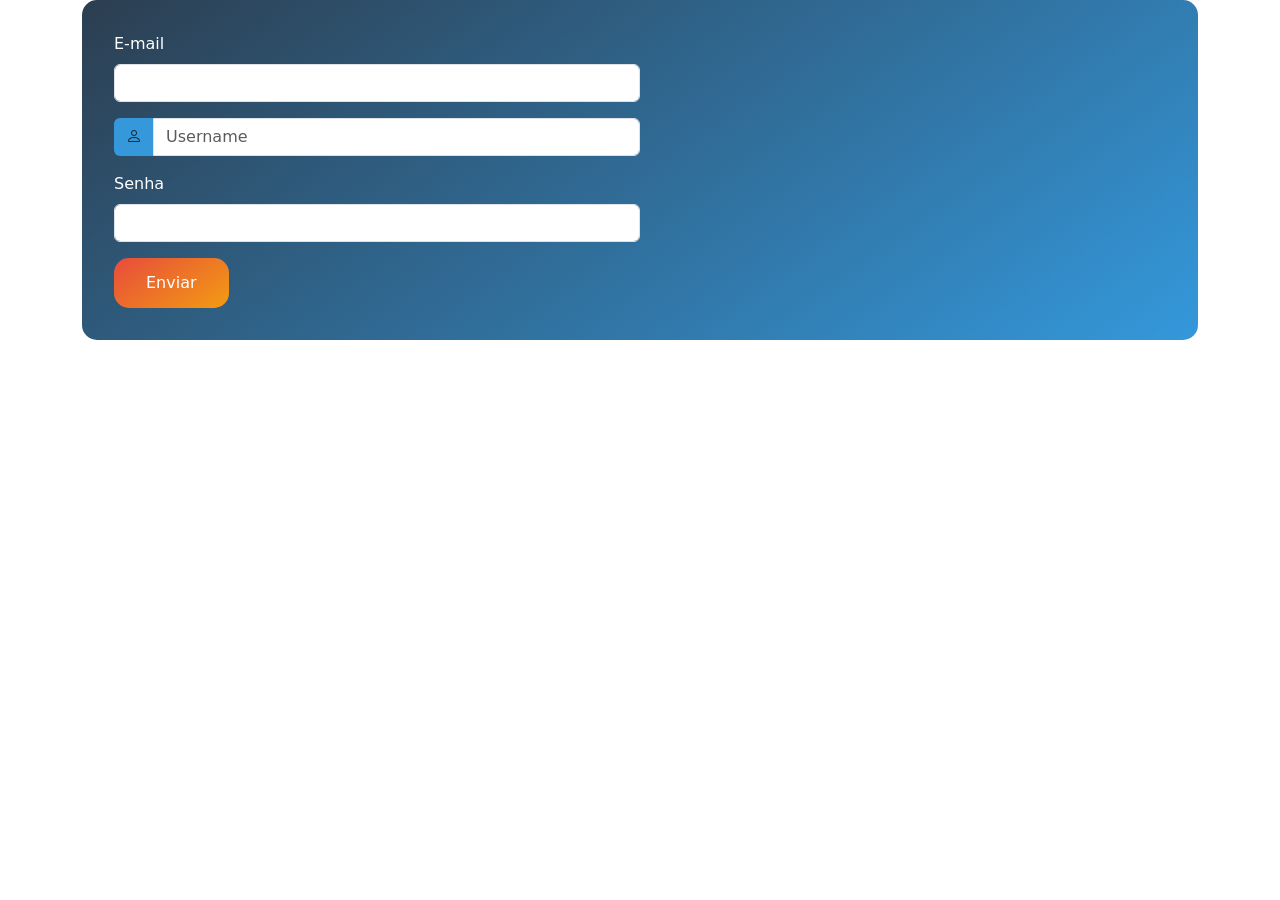
<file: ex4_formulario-sub-css/ex4.html>
<!DOCTYPE html>
<html lang="pt-br">
<head>
    <meta charset="UTF-8">
    <meta name="viewport" content="width=device-width, initial-scale=1.0">
    <title>Formulário Bootstrap Customizado</title>

    <!-- Bootstrap CSS -->
    <link href="https://cdn.jsdelivr.net/npm/bootstrap@5.3.0/dist/css/bootstrap.min.css" rel="stylesheet">
    
    <!-- Bootstrap ícones -->
    <link rel="stylesheet" href="https://cdn.jsdelivr.net/npm/bootstrap-icons@1.11.3/font/bootstrap-icons.css">
    
    <!-- CSS customizado -->
    <link rel="stylesheet" href="styles.css">
</head>
<body>


    <div class="container">
        <form class="custom-form">
            <div class="col-sm-6 mb-3">
                <label for="email" class="form-label">E-mail</label>
                <input type="email" class=" form-control custom-input" id="e-mail">
            </div>

            <div class="col-sm-6 mb-3">
                <div class="input-group">
                    <span class="input-group-text custom-icon">
                        <i class="bi bi-person"></i>
                    </span>
                    <input type="text" class=" form-control custom-input" placeholder="Username">
                </div>
            </div>
    
            <div class="col-sm-6 mb-3">
                <label for="senha" class="form-label">Senha</label>
                <input type="password" class=" form-control custom-input" id="Senha">
            </div>

            <button type="submit" class="btn btn-primary custom-button">Enviar</button>
        </form>
    </div>


    <script src="https://cdn.jsdelivr.net/npm/bootstrap@5.3.0/dist/js/bootstrap.bundle.min.js"></script>
</body>
</html>
</file>
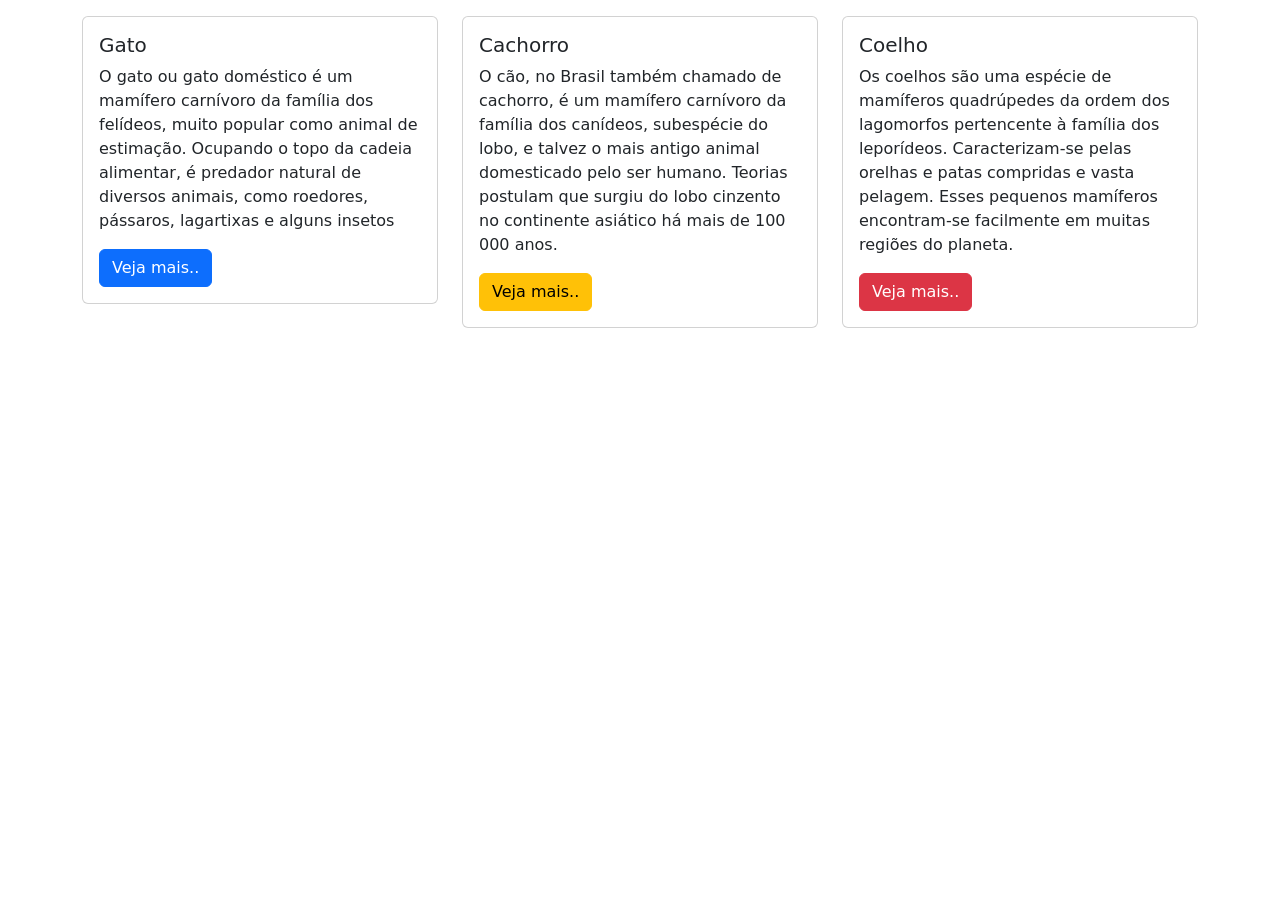
<file: ex5a-al-fazer-grid-(ex)/ex5a.html>
<!DOCTYPE html>
<html lang="pt-br">
<head>
    <meta charset="UTF-8">
    <meta name="viewport" content="width=device-width, initial-scale=1.0">
    <title>Cards Bootstrap</title>
    <link href="https://cdn.jsdelivr.net/npm/bootstrap@5.3.0/dist/css/bootstrap.min.css" rel="stylesheet">
</head>
<body>


  <div class="container mt-3">
    <div class="row">

      <!-- Card 1 -->
      <div class="col-sm-4">
        <div class="card">
          <div class="card-body">
            <h5 class="card-title">Gato</h5>
            <p class="card-text">O gato ou gato doméstico é um mamífero carnívoro da família dos felídeos, muito popular como animal de estimação. Ocupando o topo da cadeia alimentar, é predador natural de diversos animais, como roedores, pássaros, lagartixas e alguns insetos</p>
            <a href="#" class="btn btn-primary">Veja mais..</a>
          </div>
        </div>
      </div>


  <!-- Card 2 -->
        <div class="col-sm-4">
          <div class="card">
            <div class="card-body">
              <h5 class="card-title">Cachorro</h5>
              <p class="card-text">O cão, no Brasil também chamado de cachorro, é um mamífero carnívoro da família dos canídeos, subespécie do lobo, e talvez o mais antigo animal domesticado pelo ser humano. Teorias postulam que surgiu do lobo cinzento no continente asiático há mais de 100 000 anos.</p>
              <a href="#" class="btn btn-warning">Veja mais..</a>
            </div>
          </div>
        </div>
    
        <!-- Card 3 -->
        <div class="col-sm-4">
            <div class="card">
            <div class="card-body">
                <h5 class="card-title">Coelho</h5>
                <p class="card-text">Os coelhos são uma espécie de mamíferos quadrúpedes da ordem dos lagomorfos pertencente à família dos leporídeos. Caracterizam-se pelas orelhas e patas compridas e vasta pelagem. Esses pequenos mamíferos encontram-se facilmente em muitas regiões do planeta.</p>
                <a href="#" class="btn btn-danger">Veja mais..</a>
            </div>
            </div>
        </div>
        
    </div>
  </div>
            

    <script src="https://cdn.jsdelivr.net/npm/bootstrap@5.3.0/dist/js/bootstrap.bundle.min.js"></script>
</body>
</html>
</file>
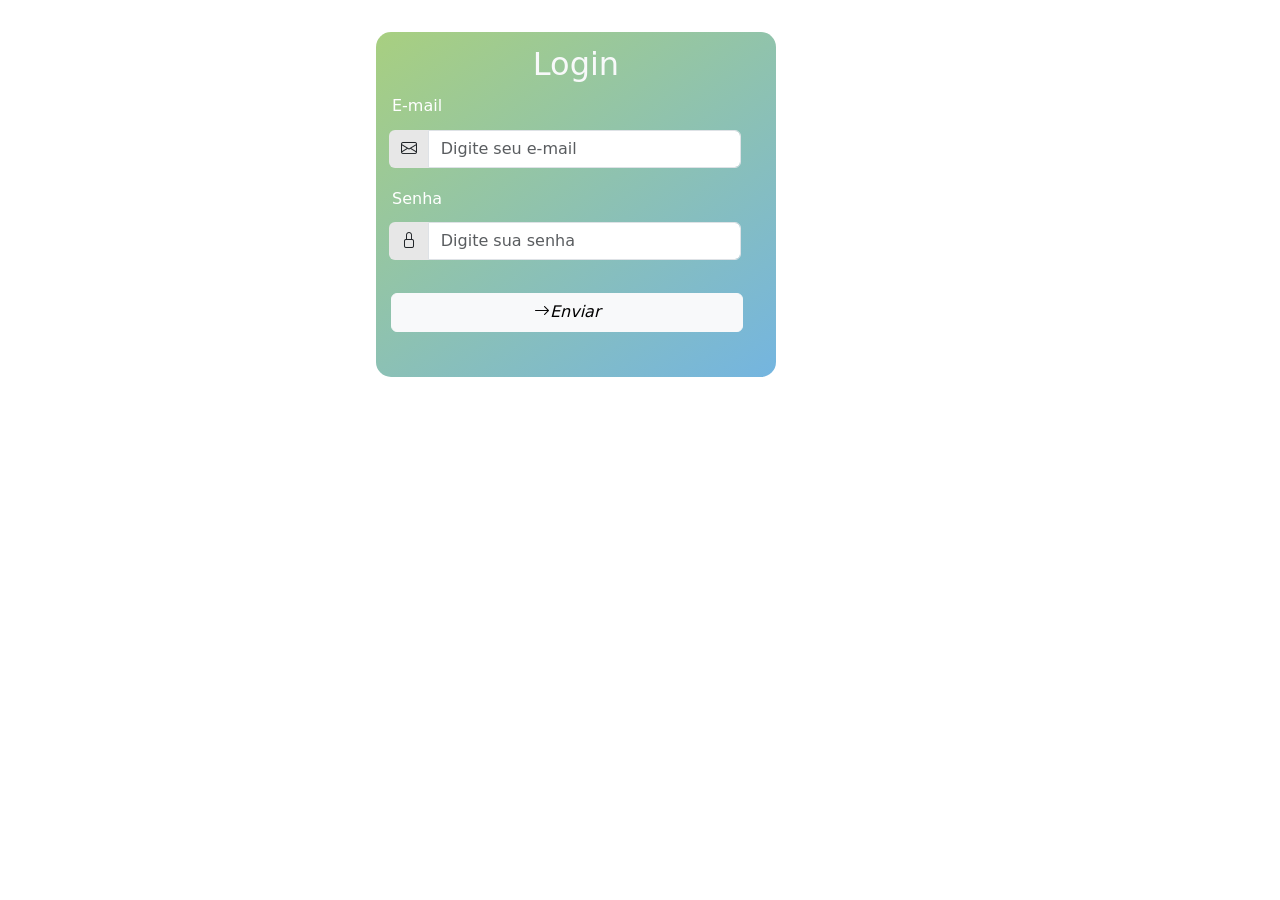
<file: ex5b-al-fazer-formulario-(ex)/ex5b.html>
<!DOCTYPE html>
<html lang="pt-br">
<head>
    <meta charset="UTF-8">
    <meta name="viewport" content="width=device-width, initial-scale=1.0">
    <title>Formulário Bootstrap Customizado</title>

    <!-- Bootstrap CSS -->
    <link href="https://cdn.jsdelivr.net/npm/bootstrap@5.3.0/dist/css/bootstrap.min.css" rel="stylesheet">
    
    <!-- Bootstrap ícones -->
    <link rel="stylesheet" href="https://cdn.jsdelivr.net/npm/bootstrap-icons@1.11.3/font/bootstrap-icons.css">
    
    <!-- CSS customizado -->
    <link rel="stylesheet" href="styles.css">
</head>
<body>


    <div class="container">
        <form class="custom-form">

                <h2 class="text-light">Login</h2>
        
            <label for="email" class="form-label">E-mail</label>
            <div class="col-sm-6 mb-3">
                <div class="input-group">
                    <span class="input-group-text custom-icon">
                        <i class="bi-envelope"></i>
                    </span>
                    <input type="text" class=" form-control custom-input" placeholder="Digite seu e-mail">
                </div>
            </div>
    
                    <label for="email" class="form-label">Senha</label>
                    <div class="col-sm-6 mb-3">
                        <div class="input-group">
                            <span class="input-group-text custom-icon">
                                <i class="bi-lock"></i>
                            </span>
                            <input type="text" class=" form-control custom-input" placeholder="Digite sua senha">
                        </div>
                    </div>

            <div class="container mt-3">
                <button class="btn btn-light">
                    <i class="bi-arrow-right">Enviar</i>
                </button>
        </form>
    </div>


    <script src="https://cdn.jsdelivr.net/npm/bootstrap@5.3.0/dist/js/bootstrap.bundle.min.js"></script>
</body>
</html>
</file>
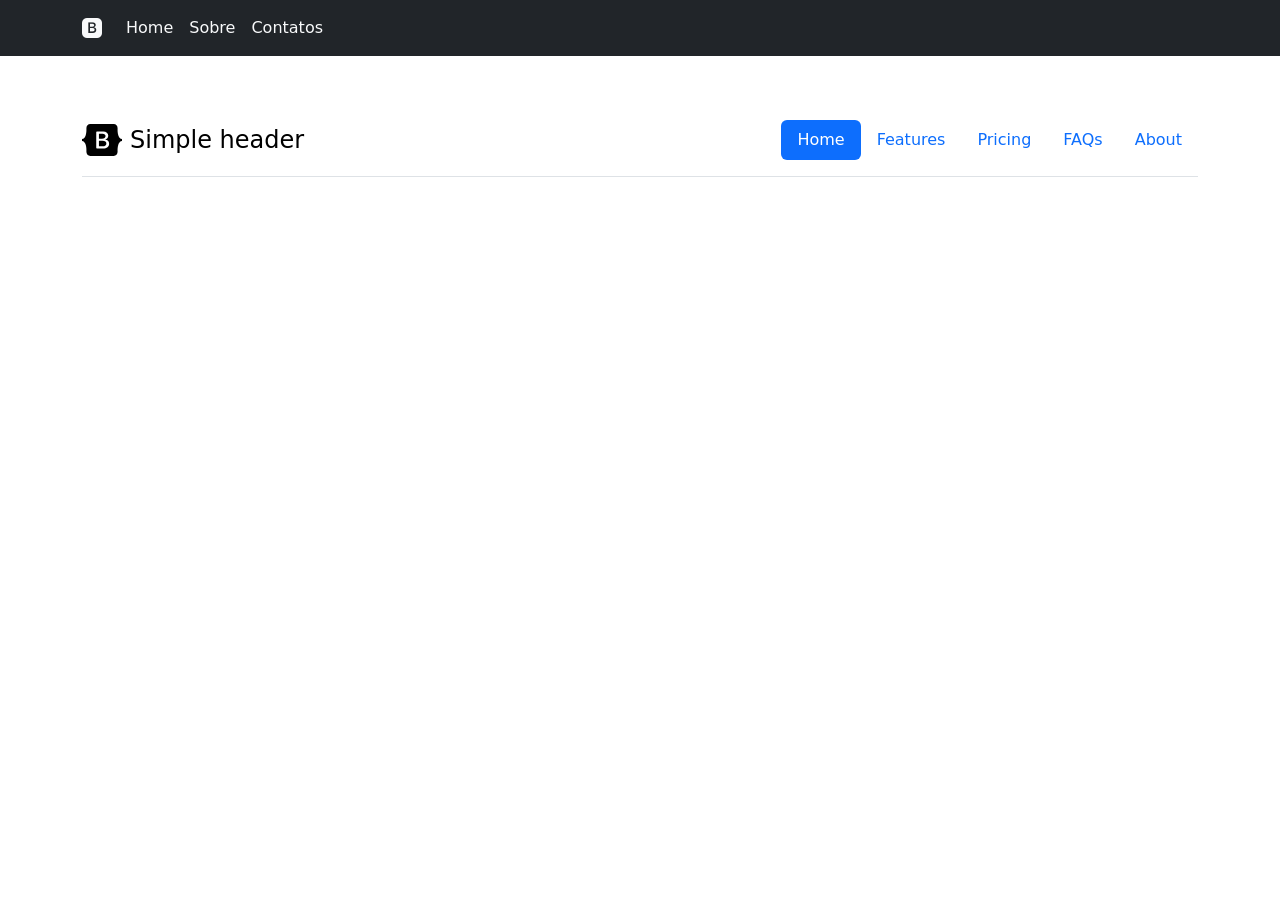
<file: ex6_navbar/ex6.html>
<!DOCTYPE html>
<html lang="pt-br">
<head>
    <meta charset="UTF-8">
    <meta name="viewport" content="width=device-width, initial-scale=1.0">
    <title>Navbar Bootstrap</title>

    <!-- Bootstrap CSS -->
    <link href="https://cdn.jsdelivr.net/npm/bootstrap@5.3.0/dist/css/bootstrap.min.css" rel="stylesheet">

    <!-- Bootstrap ícones -->
    <link rel="stylesheet" href="https://cdn.jsdelivr.net/npm/bootstrap-icons@1.11.3/font/bootstrap-icons.css">
</head>
<body>


    <nav class="navbar navbar-expand-lg navbar-light bg-dark">
        <div class="container">
            <!-- Logo -->
            <a class="navbar-brand" href="#">
                <i class="bi bi-bootstrap-fill text-light"></i>
            </a>
            <!-- Menu Hamburguer (Em tabelas menores) -->
            <button class="navbar-toggler bg-light" type="button" data-bs-toggle="collapse" data-bs-target="#navbarNav">
                <span class="navbar-toggler-icon"></span>
            </button>

            <div class="collapse navbar-collapse" id="navbarNav">
                <ul class="navbar-nav">
                    <li class="nav-item">
                        <a class="nav-link active text-light" href="#">Home</a>
                    </li>

                    <li class="nav-item">
                        <a class="nav-link active text-light" href="#">Sobre</a>
                    </li>

                    <li class="nav-item">
                        <a class="nav-link active text-light" href="#">Contatos</a>
                    </li>
                </ul>
            </div>

        </div>

    </nav>


    <div class="mt-5">
        <svg xmlns="http://www.w3.org/2000/svg" class="d-none">
            <symbol id="bootstrap" viewBox="0 0 118 94">
              <title>Bootstrap</title>
              <path fill-rule="evenodd" clip-rule="evenodd" d="M24.509 0c-6.733 0-11.715 5.893-11.492 12.284.214 6.14-.064 14.092-2.066 20.577C8.943 39.365 5.547 43.485 0 44.014v5.972c5.547.529 8.943 4.649 10.951 11.153 2.002 6.485 2.28 14.437 2.066 20.577C12.794 88.106 17.776 94 24.51 94H93.5c6.733 0 11.714-5.893 11.491-12.284-.214-6.14.064-14.092 2.066-20.577 2.009-6.504 5.396-10.624 10.943-11.153v-5.972c-5.547-.529-8.934-4.649-10.943-11.153-2.002-6.484-2.28-14.437-2.066-20.577C105.214 5.894 100.233 0 93.5 0H24.508zM80 57.863C80 66.663 73.436 72 62.543 72H44a2 2 0 01-2-2V24a2 2 0 012-2h18.437c9.083 0 15.044 4.92 15.044 12.474 0 5.302-4.01 10.049-9.119 10.88v.277C75.317 46.394 80 51.21 80 57.863zM60.521 28.34H49.948v14.934h8.905c6.884 0 10.68-2.772 10.68-7.727 0-4.643-3.264-7.207-9.012-7.207zM49.948 49.2v16.458H60.91c7.167 0 10.964-2.876 10.964-8.281 0-5.406-3.903-8.178-11.425-8.178H49.948z"></path>
            </symbol>
            <symbol id="home" viewBox="0 0 16 16">
              <path d="M8.354 1.146a.5.5 0 0 0-.708 0l-6 6A.5.5 0 0 0 1.5 7.5v7a.5.5 0 0 0 .5.5h4.5a.5.5 0 0 0 .5-.5v-4h2v4a.5.5 0 0 0 .5.5H14a.5.5 0 0 0 .5-.5v-7a.5.5 0 0 0-.146-.354L13 5.793V2.5a.5.5 0 0 0-.5-.5h-1a.5.5 0 0 0-.5.5v1.293L8.354 1.146zM2.5 14V7.707l5.5-5.5 5.5 5.5V14H10v-4a.5.5 0 0 0-.5-.5h-3a.5.5 0 0 0-.5.5v4H2.5z"/>
            </symbol>
            <symbol id="speedometer2" viewBox="0 0 16 16">
              <path d="M8 4a.5.5 0 0 1 .5.5V6a.5.5 0 0 1-1 0V4.5A.5.5 0 0 1 8 4zM3.732 5.732a.5.5 0 0 1 .707 0l.915.914a.5.5 0 1 1-.708.708l-.914-.915a.5.5 0 0 1 0-.707zM2 10a.5.5 0 0 1 .5-.5h1.586a.5.5 0 0 1 0 1H2.5A.5.5 0 0 1 2 10zm9.5 0a.5.5 0 0 1 .5-.5h1.5a.5.5 0 0 1 0 1H12a.5.5 0 0 1-.5-.5zm.754-4.246a.389.389 0 0 0-.527-.02L7.547 9.31a.91.91 0 1 0 1.302 1.258l3.434-4.297a.389.389 0 0 0-.029-.518z"/>
              <path fill-rule="evenodd" d="M0 10a8 8 0 1 1 15.547 2.661c-.442 1.253-1.845 1.602-2.932 1.25C11.309 13.488 9.475 13 8 13c-1.474 0-3.31.488-4.615.911-1.087.352-2.49.003-2.932-1.25A7.988 7.988 0 0 1 0 10zm8-7a7 7 0 0 0-6.603 9.329c.203.575.923.876 1.68.63C4.397 12.533 6.358 12 8 12s3.604.532 4.923.96c.757.245 1.477-.056 1.68-.631A7 7 0 0 0 8 3z"/>
            </symbol>
            <symbol id="table" viewBox="0 0 16 16">
              <path d="M0 2a2 2 0 0 1 2-2h12a2 2 0 0 1 2 2v12a2 2 0 0 1-2 2H2a2 2 0 0 1-2-2V2zm15 2h-4v3h4V4zm0 4h-4v3h4V8zm0 4h-4v3h3a1 1 0 0 0 1-1v-2zm-5 3v-3H6v3h4zm-5 0v-3H1v2a1 1 0 0 0 1 1h3zm-4-4h4V8H1v3zm0-4h4V4H1v3zm5-3v3h4V4H6zm4 4H6v3h4V8z"/>
            </symbol>
            <symbol id="people-circle" viewBox="0 0 16 16">
              <path d="M11 6a3 3 0 1 1-6 0 3 3 0 0 1 6 0z"/>
              <path fill-rule="evenodd" d="M0 8a8 8 0 1 1 16 0A8 8 0 0 1 0 8zm8-7a7 7 0 0 0-5.468 11.37C3.242 11.226 4.805 10 8 10s4.757 1.225 5.468 2.37A7 7 0 0 0 8 1z"/>
            </symbol>
            <symbol id="grid" viewBox="0 0 16 16">
              <path d="M1 2.5A1.5 1.5 0 0 1 2.5 1h3A1.5 1.5 0 0 1 7 2.5v3A1.5 1.5 0 0 1 5.5 7h-3A1.5 1.5 0 0 1 1 5.5v-3zM2.5 2a.5.5 0 0 0-.5.5v3a.5.5 0 0 0 .5.5h3a.5.5 0 0 0 .5-.5v-3a.5.5 0 0 0-.5-.5h-3zm6.5.5A1.5 1.5 0 0 1 10.5 1h3A1.5 1.5 0 0 1 15 2.5v3A1.5 1.5 0 0 1 13.5 7h-3A1.5 1.5 0 0 1 9 5.5v-3zm1.5-.5a.5.5 0 0 0-.5.5v3a.5.5 0 0 0 .5.5h3a.5.5 0 0 0 .5-.5v-3a.5.5 0 0 0-.5-.5h-3zM1 10.5A1.5 1.5 0 0 1 2.5 9h3A1.5 1.5 0 0 1 7 10.5v3A1.5 1.5 0 0 1 5.5 15h-3A1.5 1.5 0 0 1 1 13.5v-3zm1.5-.5a.5.5 0 0 0-.5.5v3a.5.5 0 0 0 .5.5h3a.5.5 0 0 0 .5-.5v-3a.5.5 0 0 0-.5-.5h-3zm6.5.5A1.5 1.5 0 0 1 10.5 9h3a1.5 1.5 0 0 1 1.5 1.5v3a1.5 1.5 0 0 1-1.5 1.5h-3A1.5 1.5 0 0 1 9 13.5v-3zm1.5-.5a.5.5 0 0 0-.5.5v3a.5.5 0 0 0 .5.5h3a.5.5 0 0 0 .5-.5v-3a.5.5 0 0 0-.5-.5h-3z"/>
            </symbol>
          </svg>
        
          <main>
            <h1 class="visually-hidden">Headers examples</h1>
        
            <div class="container">
              <header class="d-flex flex-wrap justify-content-center py-3 mb-4 border-bottom">
                <a href="/" class="d-flex align-items-center mb-3 mb-md-0 me-md-auto link-body-emphasis text-decoration-none">
                  <svg class="bi me-2" width="40" height="32"><use xlink:href="#bootstrap"/></svg>
                  <span class="fs-4">Simple header</span>
                </a>
        
                <ul class="nav nav-pills">
                  <li class="nav-item"><a href="#" class="nav-link active" aria-current="page">Home</a></li>
                  <li class="nav-item"><a href="#" class="nav-link">Features</a></li>
                  <li class="nav-item"><a href="#" class="nav-link">Pricing</a></li>
                  <li class="nav-item"><a href="#" class="nav-link">FAQs</a></li>
                  <li class="nav-item"><a href="#" class="nav-link">About</a></li>
                </ul>
              </header>
            </div>
        

    </div>

    

    <script src="https://cdn.jsdelivr.net/npm/bootstrap@5.3.0/dist/js/bootstrap.bundle.min.js"></script>
</body>
</html>
</file>
<file: ex11_projeto_art/Art_(Alunos)/css/styles.css>
/* ESTILOS GERAIS */
* {
    color: #25282e;
}

a, i {
    transition: .5s;
    text-decoration: none;
}

.secondary-color {
    color: #555;
}

.center-image {
    background-size: cover;
    background-position: center;
}

.btn {
    text-decoration: none;
    background-color: #25282e;
    color: #fff;
    padding: 7px 18px;
    border-radius: 0;
}

.btn:hover {
    background-color: #333;
    color: #fff;
}

/* HEADER */
#header {
    text-align: center;
    padding: 20px;
    border-bottom: 1px solid #ccc;
}

#header p {
    margin-bottom: 0
}

#logo-container {
    display: flex;
    justify-content: center;
}

#logo {
    width: 40px;
    margin-right: 15px;
}

/* NAVBAR */
#navbar {
    padding: 10px;
    margin: 10px auto;
}

#navbar a {
    width: 80px;
    color: #444;
}

#navbar a:hover {
    color: #c1b696;
}

/* MAIN IMAGE */
.main-image {
    height: 400px;
    background-image: url('../img/g_1.jpg');
    margin-bottom: 30px;
    position: relative;
}

.main-image-info {
    background-color: #fff;
    padding: 25px;
    position: absolute;
    left: 25px;
    bottom: 25px;
}

/* GALLERY */
#img-2 {
    background-image: url(../img/g_2.jpg);
}

#img-3 {
    background-image: url(../img/g_3.jpg);
}

#img-4 {
    background-image: url(../img/g_4.jpg);
}

#img-5 {
    background-image: url(../img/g_5.jpg);
}

#img-6 {
    background-image: url(../img/g_6.jpg);
}

#gallery-container h1 {
    text-align: center;
}

#gallery-container h1,
#gallery-container .col-md-6,
#gallery-container .col-xs-12 {
    margin-bottom: 50px;
}

.small-image-container {
    height: 250px;
    margin-bottom: 20px;
}

/* FOOTER */
footer {
    border-top: 1px solid #ccc;
    height: 250px;
    padding: 30px;
}

footer i {
    font-size: 20px;
}

#social-icons-container {
    padding: 25px;
}

#social-icons-container div {
    text-align: center;
}

footer p {
    text-align: center;
    margin: 20px;
}

a:hover i {
    color: #c1b696;
}
</file>
<file: ex12_projeto-perfectwatch/PerfectWatch (Completo)/PerfectWatch (Completo)/css/styles.css>
/* Define uma fonte padrão para todos os elementos */
* {
    font-family:'Montserrat', sans-serif;
}

/* Estilos gerais para o corpo da página */
body {
    background-color: #252525; /* Cor de fundo do corpo */
    color: #FFF; /* Cor do texto */
}

/* Classes para diferentes cores de fundo */
.primary-bg-color {
    background-color: #252525;
}

.destaque {
    background-color: #0D0D0D;
}

.secondary-bg-color {
    background-color: #976DF2;
}

.light-bg-color {
    background-color: #FCF5EB;
}

.dark-bg-color {
    background-color: #0D0D0D;
}

/* Classes para diferentes cores de texto */
.primary-color {
    color: #976DF2;
}

.secondary-color {
    color: #F2F2F2;
}

.light-color {
    color: #FCF5EB;
}

/* Estilos para a barra de navegação (navbar) */
#navbar .navbar-nav {
    flex-direction: row;
    justify-content: flex-end;
}

/* Define margem à esquerda para os itens da barra de navegação */
#navbar .navbar-nav li {
    margin-left: 1em;
}

/* Define a cor do texto e links na barra de navegação */
#navbar a,
#navbar button {
    color: #FFF;
}

/* Ajusta a posição dos itens da barra de navegação */
#navbar li {
    position: relative;
}

/* Define estilo para ícones na barra de navegação */
#navbar i {
    font-size: 20px;
}

/* Define estilo de cor quando o mouse passa sobre os ícones */
#navbar i:hover {
    color: #976DF2;
}

/* Define estilo para caixa com número (ex: quantidade de itens) */
#navbar span {
    position: absolute;
    top: -8px;
    right: -8px;
    width: 20px;
    height: 20px;
    border-radius: 50%;
    background-color: #EF3636;
    text-align: center;
}

/* Posiciona a caixa com número no item de sacola de compras */
#bag-item span {
    left: 20px;
}

/* Estilos para a marca/logo na barra de navegação */
.navbar-brand {
    font-weight: 700;
    width: 100%;
    text-align: center;
}

/* Estilo de hover para links 'sobre' */
.sobre a:hover {
    color: #0D0D0D !important; /* Importante para sobrepor outros estilos */
}

/* Ajusta estilo quando a largura da tela é maior que 768px */
@media(min-width: 768px) {
    .navbar-brand {
        text-align: left;
    }
}

/* Ajusta espaçamento entre itens da barra de navegação */
#navbar-items {
    justify-content: space-between;
}

/* Ajusta espaçamento quando a largura da tela é maior que 768px */
@media(min-width: 768px) {
    #navbar-items {
        display: flex;
        min-width: 80%;
    }
}

/* Estilos para formulários de busca e newsletter */
#search-form,
#news-form {
    width: 100%;
    margin: 2em 0;
}

/* Ajusta largura e margem quando a largura da tela é maior que 768px */
@media(min-width: 768px) {
    #search-form,
    #news-form {
        width: 50%;
        margin: 0;
    }
}

/* Estilos para campos de input em formulários */
#search-form,
#news-form {
    border: 2px solid #F2F2F2;
    border-radius: 3px;
    padding: 5px 15px;
}

/* Estilos para campos de input quando focados */
#search-form input,
#news-form input {
    background-color: transparent;
    border: none;
    color: #FFF;
}

/* Estilos para campos de input quando focados */
#search-form input:focus,
#news-form input:focus {
    box-shadow: none;
}

/* Estilos para placeholders em campos de input */
#search-form input::placeholder,
#news-form input::placeholder {
    color: #FFF;
}

/* Estilos para a barra de navegação inferior (bottom-navbar) */
#bottom-navbar-container .container {
    justify-content: flex-end;
}

/* Define cor do texto e links na barra de navegação inferior */
#bottom-navbar-container a {
    color: #FFF;
    font-weight: 600;
}

/* Define tamanho do ícone do botão para mostrar/esconder o menu */
.navbar-toggler {
    font-size: 1.5em;
}

/* ___________________________________________ */
/* Estilos para os banners */

/* Define espaçamento interno para o contêiner de banners */
#banners-container {
    padding: 0;
}

/* Posicionamento e espaçamento para a legenda do carousel */
.carousel-caption {
    bottom: 5em;
    padding: 1em;
    left: 12%;
    right: 12%;
}

/* Estilos para o título na legenda do carousel */
.carousel-caption h5 {
    font-size: 1.8em;
}

/* Media query para telas com largura mínima de 768px */
@media (min-width: 768px) {
    /* Ajusta altura dos itens do carousel e imagens */
    #slider .carousel-item,
    #slider img {
        height: 600px;
    }

    /* Ajusta posicionamento e espaçamento da legenda do carousel */
    .carousel-caption {
        left: 23%;
        right: 23%;
    }

    /* Ajusta tamanho do título na legenda do carousel */
    .carousel-caption h5 {
        font-size: 4em;
    }
}

/* Estilos para os mini banners */
/* Ajusta margem superior para sobrepor os banners principais */
#mini-banners {
    margin-top: -3em;
    z-index: 10;
}

/* Estilos para as colunas dos mini banners */
#mini-banners .col-12 {
    z-index: 1;
    height: 300px;
    padding: 1.5em;
    position: relative;
    display: flex;
    flex-direction: column;
    justify-content: space-between;
}

/* Media query para telas com largura mínima de 768px */
@media (min-width: 768px) {
    /* Ajusta largura máxima das colunas dos mini banners */
    #mini-banners .col-12 {
        max-width: 30%;
    }
}

/* Ajusta tamanho do título nos mini banners */
#mini-banners .col-12 h2 {
    font-size: 2.2em;
}

/* Estilos para o título nos mini banners */
#mini-banners .col-12 h2 {
    text-transform: uppercase;
    max-width: 50px;
    font-size: 1.3em;
    font-weight: 700;
    line-height: 1em;
}

/* Estilos para as imagens nos mini banners */
#mini-banners .col-12 img {
    height: 220px;
    position: absolute;
    right: 1em;
    bottom: 1em;
}

/* Estilos para links nos mini banners */
#mini-banners .col-12 a {
    color: #FFF;
    font-size: .8em;
    transition: .5s;
}

/* Estilos de hover para links nos mini banners */
#mini-banners .col-12 a:hover {
    color: #0D0D0D;
}

/* Estilos específicos para o primeiro mini banner */
#mini-banners #mini-banner-1 a:hover {
    color: #976DF2;
}

/* Estilos específicos para o terceiro mini banner */
#mini-banners #mini-banner-3 a {
    color: #0D0D0D;
}

/* Estilos de hover específicos para o terceiro mini banner */
#mini-banners #mini-banner-3 a:hover {
    color: #976DF2;
}

/* BEST SELLERS */

/* Define altura e ajusta o redimensionamento das imagens nos cartões */
.card-img-top {
    height: 200px;
    object-fit: cover;
  }
  
  /* Define espaçamento interno para a seção de best sellers */
  #best-sellers {
    padding: 4em 0;
  }
  
  /* Remove margens horizontais para a linha de produtos */
  #best-sellers .row {
    margin: 0;
  }
  
  /* Ajusta o espaçamento interno das colunas dos produtos */
  #best-sellers .col-md-3 {
    padding: 0;
  }
  
  /* Estilos para o título da seção */
  .title {
    text-transform: uppercase;
    font-weight: 900;
    font-size: 2.5em;
    margin-bottom: 1em;
    text-align: center;
  }
  
  /* Media query para telas com largura mínima de 768px */
  @media (min-width: 768px) {
    /* Ajusta o alinhamento do título para a esquerda */
    .title {
      text-align: left;
    }
  }
  
  /* Estilos para os preços */
  .original-price {
    font-size: 18px;
    color: #ffffff;
    text-decoration: line-through;
    margin-right: 10px;
  }
  
  discount-price {
    font-size: 24px;
    color: #976DF2; /* Cor destacada para o preço mais baixo */
  }
  
  /* Estilos para os cartões de produtos */
  .card {
    text-align: center;
    border-radius: 0;
  }
  
  /* Ajusta o tamanho da imagem nos cartões */
  .card img {
    width: 140px;
    margin: 2em auto;
  }
  
  /* Estilos para a categoria do produto nos cartões */
  .card .card-category {
    font-size: .8rem;
  }
  
  /* Estilos para o texto nos cartões */
  .card .card-text {
    margin: 2em 0;
    font-weight: bold;
  }
  
  /* Estilos para os botões de compra */
  .btn {
    background-color: transparent;
    border-color: #976DF2;
  }
  
  /* Estilos de hover para os botões de compra */
  .btn:hover {
    background-color: #976DF2;
    border-color: #976DF2;
  }
  
  /* BOTTOM BANNER */
  
  /* Define cor de fundo, espaçamento interno e margens para o banner */
  #bottom-banner {
    background-color: #0d0d0d;
    padding: 6em;
    margin-bottom: 4em;
    text-align: center;
  }
  
  /* Define estilo para subtítulo da oferta e título */
  #bottom-banner .offer-subtitle,
  #bottom-banner h2 {
    text-transform: uppercase;
    font-weight: bold;
  }
  
  /* Define estilo para o botão */
  #bottom-banner .btn {
    margin: 2em;
    font-weight: bold;
    padding: 1em;
  }
  
  /* Define tamanho máximo para a imagem */
  #bottom-banner img {
    max-width: 175px;
  }
  
  /* Media query para telas com largura mínima de 768px */
  @media (min-width: 768px) {
    /* Ajusta tamanho do título para telas maiores */
    #bottom-banner h2 {
      font-size: 5em;
    }
  }

  /* ____________________________________________ */
/* (Novidades) NEW PRODUCTS */

/* Define margem inferior para a seção de Novidades */
#new-products {
    margin-bottom: 5rem;
}

/* Estilos para o banner de Novidades */
#new-products-banner {
    display: flex;
    flex-direction: column;
    justify-content: center;
    align-items: center;
    background-color: #0D0D0D;
}

/* Estilos para o título do banner de Novidades */
#new-products-banner h3 {
    text-transform: uppercase;
    font-weight: bold;
    margin-bottom: 1rem;
    font-size: 2rem;
}

/* Ajusta o espaçamento interno das colunas dos produtos */
#new-products .col-md-4 {
    padding: 0;
}

/* Define tamanho e margens para as imagens nos cartões de produtos */
#new-products .card img {
    height: 150px;
    width: 90px;
    margin: 2em auto;
}

/* ___________________________________________ */
/* GALLERY */

/* Estilos para os containers das imagens */
#gallery .image-container {
    background-size: cover;
    background-position: center;
    height: 225px;
    cursor: pointer;
    transition: .5s;
    border: 3px solid #000000;
}

/* Estilos ao passar o mouse sobre as imagens */
#gallery .image-container:hover {
    border-color: #976DF2;
}

/* Define a imagem de fundo para cada container */
#insta1 {
    background-image: url('../img/insta1.jpg');
}

#insta2 {
    background-image: url('../img/insta2.jpg');
}

#insta3 {
    background-image: url('../img/insta3.jpg');
}

#insta4 {
    background-image: url('../img/insta4.jpg');
}

#insta5 {
    background-image: url('../img/insta5.jpg');
}

#insta6 {
    background-image: url('../img/insta6.jpg');
}

/* ___________________________________________ */
/* FOOTER */

/* Estilos para a linha que separa os links do rodapé */
#footer-links-container {
    border-bottom: 1px solid #F2F2F2;
}

/* Estilos para as colunas no rodapé */
#footer .footer-column {
    padding: 2em;
    flex-direction: column;
    align-items: center;
    justify-content: center;
    text-align: center;
}

/* Estilos para as colunas do rodapé em telas maiores */
@media (min-width: 769px) {
    #footer .footer-column {
        padding: 5em 2em;
    }
}

/* Estilos para os títulos das colunas de links no rodapé */
#footer-links-container h3 {
    margin-bottom: 25px;
    text-transform: uppercase;
}

/* Estilos para os itens de lista nos links do rodapé */
#footer-links-container li {
    font-size: .8em;
    text-align: center;
}

/* Estilos para os links nos itens de lista do rodapé */
#footer-links-container li a {
    text-decoration: none;
}

/* Estilos ao passar o mouse sobre os links nos itens de lista do rodapé */
#footer-links-container li a:hover {
    color: #976DF2;
}

/* Estilos para a coluna central no rodapé */
#footer-center {
    border-left: 1px solid #F2F2F2;
    border-right: 1px solid #F2F2F2;
}

/* Estilos para o título da coluna central no rodapé */
#footer-center h3 {
    font-weight: 900;
}

/* Estilos para o número de telefone na coluna central do rodapé */
#footer-center .store-phone {
    color: #976DF2;
    font-weight: bold;
    font-size: 2rem;
    margin-top: -15px;
}

/* ___________________________________________ */
/* NEWS */

/* Estilos para o container da seção de newsletter */
#newsletter-container {
    background-color: #000000;
    border-bottom: 1px solid #F2F2F2;
    text-align: center;
    padding: 20px;
}

/* Estilos para o formulário de inscrição na newsletter */
#news-form {
    max-width: 600px;
    margin: 15px auto;
}

/* Estilos para o botão no formulário de inscrição */
#news-form .btn {
    color: #FFFFFF;
}

/* Estilos para o container das redes sociais */
#social-container {
    margin: 20px auto;
}

/* Estilos para os ícones de redes sociais */
#social-container i {
    font-size: 1.5em;
    margin: 10px;
    cursor: pointer;
    color: #F2F2F2;
    transition: .3s;
}

/* Estilos ao passar o mouse sobre os ícones de redes sociais */
#social-container i:hover {
    color: #976DF2;
}

/* ___________________________________________ */
/* COPY */

/* Estilos para o container de direitos autorais */
#copy-container {
    text-align: center;
    padding: 30px;
}
</file>
<file: ex4_formulario-sub-css/styles.css>
.custom-form {
    background: linear-gradient(145deg, #2c3e50, #3498db)!important;
    padding: 2rem;
    border-radius: 15px;
}

.form-label {
    color: #fff;
}

.custom-icon {
    background-color: #3498db;
    border: #3498db;
}

.btn.btn-primary.custom-button {
    background: linear-gradient(145deg, #e74c3c, #f39c12);
    padding: 0.8rem 2rem;
    border-radius: 15px;
    border: none;
}
</file>
<file: ex5b-al-fazer-formulario-(ex)/styles.css>
.custom-form {
    background: linear-gradient(145deg, rgb(168, 207, 128), #74b5e0)!important;
    padding: 0.8rem;
    border-radius: 15px;
    width: 25rem;
}

h2 {
    padding-left: 9rem;
}

.form-label {
    color: #ffffff;
    padding: 0.2rem;
}

.custom-icon {
    background-color: #e7e7e7;
    border: #e7e7e7;
}

.btn.btn-light {
    padding: 0.4rem;
    width: 22rem;
    margin-top: -1rem;
    margin-left: -1.85rem;
}

.container {
    padding: 2rem;
    width: 37rem;
}

.input-group {
    width: 22rem;
}
</file>
